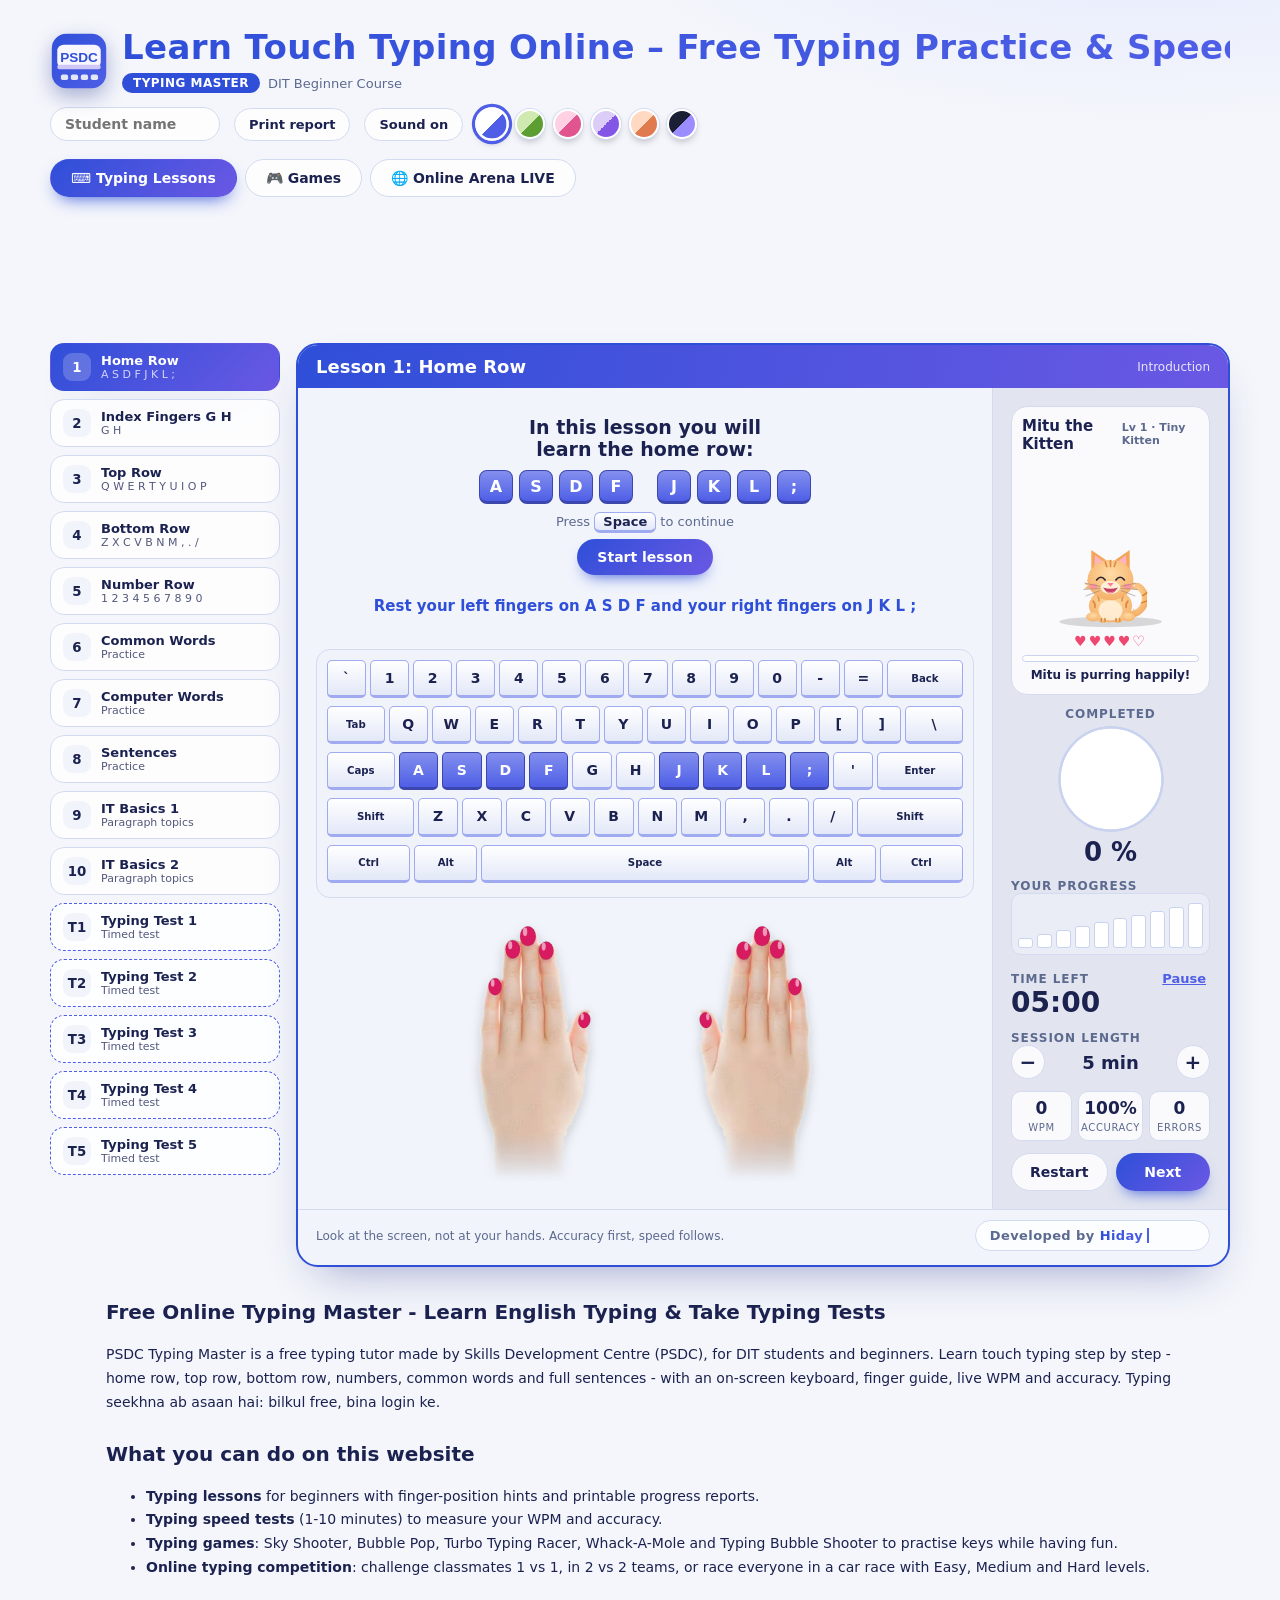
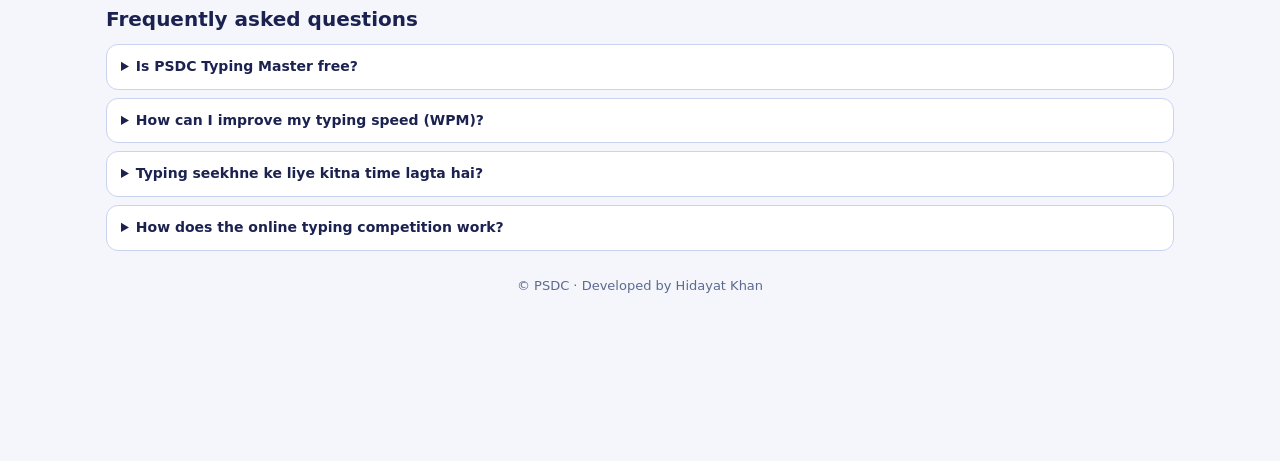
<file: index.html>
<!doctype html>
<html lang="en">
<head>
<meta charset="utf-8">
<meta name="viewport" content="width=device-width,initial-scale=1,viewport-fit=cover">
<title>Free Typing Practice, Tests & Typing Tutor Software &amp; Multiplayer Typing Race | PSDC</title>
<meta name="description" content="Learn touch typing with free online lessons, daily practice and a WPM speed test. Track your accuracy and improve your typing speed step by step. PSDC">
<meta name="keywords" content="typing master, free typing test, typing speed test, online typing practice, learn typing, typing lessons, WPM test, typing game, typing race, typing competition, DIT typing, PSDC, typing seekhein, urdu typing tutor">
<meta name="author" content="Skills Development Centre (PSDC)">
<meta name="robots" content="index,follow,max-image-preview:large,max-snippet:-1">
<link rel="canonical" href="https://clickboxpk.github.io/typingmaster/">
<meta name="theme-color" content="#2f4fd8">
<meta property="og:type" content="website">
<meta property="og:site_name" content="PSDC Typing Master">
<meta property="og:title" content="PSDC Typing Master - Free Typing Test, Lessons &amp; Online Typing Race">
<meta property="og:description" content="Practise typing, test your WPM and challenge friends in a live typing or car race.">
<meta property="og:url" content="https://clickboxpk.github.io/typingmaster/">
<meta property="og:image" content="https://clickboxpk.github.io/typingmaster/assets/og-image.png">
<meta name="twitter:card" content="summary_large_image">
<meta name="twitter:title" content="PSDC Typing Master - Free Typing Test &amp; Online Typing Race">
<meta name="twitter:description" content="Practise typing, test your WPM and challenge friends in a live typing or car race.">
<meta name="twitter:image" content="https://clickboxpk.github.io/typingmaster/assets/og-image.png">
<link rel="icon" href="assets/favicon.svg" type="image/svg+xml">
<link rel="manifest" href="manifest.webmanifest">
<link rel="preload" href="css/style.css" as="style">
<link rel="stylesheet" href="css/style.css">
<link rel="stylesheet" href="css/arena.css">
<style>[hidden]{display:none !important}</style>
<style>
.xview{margin:0 auto;max-width:1100px}
.xview .ghud{display:flex;align-items:center;gap:8px;margin-bottom:8px}
.xview iframe{display:block;width:100%;height:calc(100vh - 170px);min-height:520px;border:0;border-radius:16px;background:#050d24;box-shadow:0 6px 24px rgba(0,0,0,.25)}
</style>

<script type="application/ld+json">{"@context":"https://schema.org","@graph":[
{"@type":"WebApplication","name":"PSDC Typing Master","url":"https://clickboxpk.github.io/typingmaster/","applicationCategory":"EducationalApplication","operatingSystem":"Any (Web browser)","inLanguage":["en","ur"],"description":"Free online typing tutor, typing speed test, typing games and multiplayer typing competition for DIT students.","offers":{"@type":"Offer","price":"0","priceCurrency":"PKR"},"creator":{"@type":"Organization","name":"Skills Development Centre, PSDC"}},
{"@type":"FAQPage","mainEntity":[
{"@type":"Question","name":"Is PSDC Typing Master free?","acceptedAnswer":{"@type":"Answer","text":"Yes. All lessons, tests, games and the online arena are completely free."}},
{"@type":"Question","name":"How can I improve my typing speed (WPM)?","acceptedAnswer":{"@type":"Answer","text":"Keep your fingers on the home row, look at the screen, focus on accuracy first and practise 15-20 minutes daily."}},
{"@type":"Question","name":"How does the online typing competition work?","acceptedAnswer":{"@type":"Answer","text":"Open the Online Arena tab, pick a game style, format and level, then invite online students and race. You can download and share your result image."}}]}]}</script>
</head>
<body>
<noscript><p style="padding:20px">Please enable JavaScript to use PSDC Typing Master (free online typing tutor and typing test).</p></noscript>

<div class="app">
  <header class="brand">
    <svg class="logo" viewBox="0 0 64 64" aria-hidden="true">
      <defs><linearGradient id="lg" x1="0" y1="0" x2="1" y2="1"><stop offset="0" style="stop-color:var(--h1a)"/><stop offset="1" style="stop-color:var(--h1b)"/></linearGradient></defs>
      <rect x="2" y="2" width="60" height="60" rx="16" fill="url(#lg)"/>
      <rect x="8" y="14" width="48" height="26" rx="7" fill="#f8f6ff"/>
      <rect x="8" y="36" width="48" height="5" rx="2.5" fill="#cfc8f7"/>
      <text x="32" y="33" text-anchor="middle" font-family="Tahoma, Verdana, sans-serif" font-weight="800" font-size="15" style="fill:var(--frame)">PSDC</text>
      <rect x="12" y="47" width="8" height="6" rx="2" fill="#fff" opacity=".85"/><rect x="23" y="47" width="8" height="6" rx="2" fill="#fff" opacity=".85"/><rect x="34" y="47" width="8" height="6" rx="2" fill="#fff" opacity=".85"/><rect x="45" y="47" width="8" height="6" rx="2" fill="#fff" opacity=".85"/>
    </svg>
    <div class="brand-text">
      <h1>Learn Touch Typing Online – Free Typing Practice & Speed Test</h1>
      <p class="sub"><span class="badge">Typing Master</span><span>DIT Beginner Course</span></p>
    </div>
    <input class="nameIn" id="stuName" type="text" placeholder="Student name" maxlength="40" aria-label="Student name">
    <button class="ghost" id="rep" type="button">Print report</button>
    <button class="ghost" id="snd" type="button" aria-pressed="true">Sound on</button>
    <div class="themes" id="themes" role="group" aria-label="Colour theme"></div>
  </header>
  <div class="tabs" role="tablist"><button class="tab on" data-tab="lessons" type="button">⌨️ Typing Lessons</button><button class="tab" data-tab="games" type="button">🎮 Games</button><button class="tab" data-tab="online" type="button">🌐 Online Arena <span class="new">LIVE</span></button></div>
  <div class="ad-slot" data-ad="top" aria-label="Advertisement"></div>

  <div class="layout">
    <nav class="lessons" id="lessons" aria-label="Lessons"></nav>

    <section class="window" id="win">
      <div class="titlebar"><span class="tt" id="tTitle">Studying</span><span class="ts" id="tSub"></span></div>
      <div class="work">
        <div class="main">
          <div class="prompt" id="prompt"></div>
          <div class="fl" id="fl"></div>
          <div class="kb" id="kb" aria-hidden="true"></div>
          <svg id="hands" viewBox="0 0 640 290" aria-hidden="true"></svg>
        </div>
        <aside class="side">
<div class="pet" id="pet"><div class="pet-top"><b>Mitu the Kitten</b><span id="petLv"></span></div>
<div class="pet-stage"><svg id="cat" viewBox="0 0 200 190" data-m="happy" aria-hidden="true">
<defs><radialGradient id="fg" cx=".5" cy=".35" r=".8"><stop offset="0" stop-color="#ffdca6"/><stop offset="1" stop-color="#f2a65a"/></radialGradient>
<filter id="fz" x="-10%" y="-10%" width="120%" height="120%"><feTurbulence type="fractalNoise" baseFrequency=".9" numOctaves="2" seed="3" result="n"/><feDisplacementMap in="SourceGraphic" in2="n" scale="4"/></filter></defs>
<ellipse cx="100" cy="184" rx="58" ry="6" fill="rgba(0,0,0,.14)"/>
<g id="catg"><g id="jumpg"><g class="breath">
<g class="tail"><path d="M140 168 C178 165 186 122 160 106" fill="none" stroke="url(#fg)" stroke-width="15" stroke-linecap="round" filter="url(#fz)"/><path d="M168 142 l10 -4 M170 126 l9 -6" stroke="#d9822b" stroke-width="3" stroke-linecap="round"/></g>
<g filter="url(#fz)" fill="url(#fg)"><ellipse cx="100" cy="148" rx="47" ry="36"/><ellipse cx="62" cy="172" rx="15" ry="10"/><ellipse cx="138" cy="172" rx="15" ry="10"/><ellipse cx="84" cy="176" rx="12" ry="9"/><ellipse cx="116" cy="176" rx="12" ry="9"/></g>
<ellipse cx="100" cy="158" rx="26" ry="22" fill="#fff0d8" opacity=".9"/>
<path d="M62 138q6 6 4 14M138 138q-6 6-4 14M72 128q4 4 3 9M128 128q-4 4-3 9M80 176v6M88 176v6M112 176v6M120 176v6" stroke="#dd8a40" stroke-width="3.5" stroke-linecap="round" fill="none"/>
<g class="headS"><g id="headB">
<g class="earL"><polygon points="64,84 64,44 96,66" fill="#f2a65a"/><polygon points="70,76 71,54 87,66" fill="#ffb3c1"/></g>
<g class="earR"><polygon points="136,84 136,44 104,66" fill="#f2a65a"/><polygon points="130,76 129,54 113,66" fill="#ffb3c1"/></g>
<g filter="url(#fz)" fill="url(#fg)"><ellipse cx="100" cy="100" rx="43" ry="38"/><path d="M60 104l-9 3 7 4-7 5 10 1zM140 104l9 3-7 4 7 5-10 1z"/></g>
<path d="M100 64v11M90 66l3 9M110 66l-3 9" stroke="#dd8a40" stroke-width="3" stroke-linecap="round"/>
<ellipse cx="100" cy="114" rx="18" ry="12" fill="#fff0d8"/>
<ellipse class="blush" cx="68" cy="112" rx="8" ry="5" fill="#ff8fa3"/><ellipse class="blush" cx="132" cy="112" rx="8" ry="5" fill="#ff8fa3"/>
<g class="ev e-open"><g class="blink"><ellipse cx="82" cy="98" rx="8" ry="9.5" fill="#2a2233"/><ellipse cx="118" cy="98" rx="8" ry="9.5" fill="#2a2233"/><circle cx="85" cy="94" r="3" fill="#fff"/><circle cx="121" cy="94" r="3" fill="#fff"/><circle cx="79" cy="102" r="1.6" fill="#fff"/><circle cx="115" cy="102" r="1.6" fill="#fff"/></g></g>
<g class="ev e-happy" fill="none" stroke="#2a2233" stroke-width="3.2" stroke-linecap="round"><path d="M74 100q8-10 16 0"/><path d="M110 100q8-10 16 0"/></g>
<g class="ev e-closed" fill="none" stroke="#2a2233" stroke-width="3.2" stroke-linecap="round"><path d="M74 98q8 8 16 0"/><path d="M110 98q8 8 16 0"/></g>
<g class="ev brow" stroke="#7a4a1e" stroke-width="3" stroke-linecap="round"><path d="M72 88L92 80"/><path d="M128 88L108 80"/></g>
<path d="M94 106h12l-6 7z" fill="#ff7f9a"/>
<g class="ev mo-happy"><path d="M86 114q14 22 28 0q-14 5-28 0z" fill="#c43d63"/><path d="M93 121q7 7 14 0q-7 3-14 0z" fill="#ff8fa8"/></g>
<path class="ev mo-neutral" d="M92 117q4 4 8 0q4 4 8 0" fill="none" stroke="#7a3b4a" stroke-width="2.4" stroke-linecap="round"/>
<path class="ev mo-sad" d="M90 124q10-9 20 0" fill="none" stroke="#7a3b4a" stroke-width="2.6" stroke-linecap="round"/>
<ellipse class="ev mo-cry" cx="100" cy="123" rx="7" ry="9" fill="#8a2b45"/>
<ellipse class="tear t1" cx="78" cy="108" rx="3" ry="4.5"/><ellipse class="tear t2" cx="86" cy="108" rx="2.6" ry="4"/><ellipse class="tear t3" cx="122" cy="108" rx="3" ry="4.5"/><ellipse class="tear t4" cx="114" cy="108" rx="2.6" ry="4"/>
<g stroke="#8b7a72" stroke-width="1.4" stroke-linecap="round" opacity=".7"><path d="M80 112L52 106M80 116L50 118M80 120L54 130M120 112L148 106M120 116L150 118M120 120L146 130"/></g>
</g></g></g></g></g>
<text class="zz" x="140" y="70" font-size="16" font-weight="800" fill="#7c8cff">Z</text><text class="zz z2" x="152" y="56" font-size="12" font-weight="800" fill="#7c8cff">z</text>
</svg><div class="petfx" id="petfx"></div></div>
<div class="pet-hearts" id="petHearts"></div><div class="pet-bar"><i id="petXp"></i></div><div class="pet-say" id="petSay"></div></div>
          <div class="pie">
            <h3>Completed</h3>
            <svg viewBox="0 0 100 100" aria-hidden="true">
              <circle cx="50" cy="50" r="46" fill="var(--tile)" stroke="var(--tile-line)" stroke-width="2"/>
              <circle id="pieArc" cx="50" cy="50" r="23" fill="none" stroke="var(--frame-2)" stroke-width="46" stroke-dasharray="0 145" transform="rotate(-90 50 50)"/>
              <circle cx="50" cy="50" r="46" fill="none" stroke="var(--tile-line)" stroke-width="2"/>
            </svg>
            <div class="pct" id="pct">0 %</div>
          </div>
          <div>
            <h3>Your progress</h3>
            <div class="bars" id="bars"></div>
          </div>
          <div class="time">
            <div><h3 id="tlabel">Time left</h3><b id="time">05:00</b></div>
            <button class="linkbtn" id="pause" type="button">Pause</button>
          </div>
          <div id="durbox"><h3>Session length</h3><div class="stp"><button type="button" id="dm" aria-label="Decrease minutes">−</button><b id="dv">5 min</b><button type="button" id="dp" aria-label="Increase minutes">+</button></div></div>
          <div class="mini">
            <div><b id="wpm">0</b><span>WPM</span></div>
            <div><b id="acc">100%</b><span>Accuracy</span></div>
            <div><b id="err">0</b><span>Errors</span></div>
          </div>
          <div class="actions">
            <button class="btn alt" id="restart" type="button">Restart</button>
            <button class="btn" id="next" type="button">Next</button>
          </div>
        </aside>
      </div>
      <div class="wfoot">
        <span class="tip">Look at the screen, not at your hands. Accuracy first, speed follows.</span>
        <div class="credit" aria-label="Developed by Hidayat Khan"><span class="pre" id="credPre" aria-hidden="true"></span><span class="nm" id="credNm" aria-hidden="true"></span><span class="caret" aria-hidden="true"></span></div>
      </div>
      <div class="modal" id="modal" hidden></div>
      <div class="toast" id="toast" hidden></div>
    </section>
  </div>
<section id="gamesHub" hidden>
 <div class="hubhead"><h2>🎮 Typing Games</h2><p>Khel khel me typing seekho! Game chuno aur shuru karo. <small>(Keyboard: <kbd>1</kbd> Sky Shooter · <kbd>2</kbd> Bubble Pop · <kbd>3</kbd> Turbo Racer · <kbd>4</kbd> Whack-A-Mole · <kbd>5</kbd> Bubble Shooter)</small></p></div>
 <div class="hubgrid">
  <button type="button" class="gcard" data-game="shoot" aria-label="Play Sky Shooter">
   <svg class="art" viewBox="0 0 300 160" preserveAspectRatio="xMidYMid slice" aria-hidden="true">
    <defs><linearGradient id="hs1" x1="0" y1="0" x2="0" y2="1"><stop offset="0" stop-color="#070421"/><stop offset=".6" stop-color="#1a0f5a"/><stop offset="1" stop-color="#3a1580"/></linearGradient><radialGradient id="hs2"><stop offset="0" stop-color="#fff" stop-opacity=".55"/><stop offset="1" stop-color="#8b7bff" stop-opacity=".25"/></radialGradient><linearGradient id="hs3" x1="0" y1="0" x2="0" y2="1"><stop offset="0" stop-color="#fff"/><stop offset="1" stop-color="#7d90f5"/></linearGradient></defs>
    <rect width="300" height="160" fill="url(#hs1)"/>
    <g fill="#fff" opacity=".8"><circle cx="20" cy="18" r="1.2"/><circle cx="70" cy="40" r="1"/><circle cx="130" cy="12" r="1.4"/><circle cx="210" cy="30" r="1"/><circle cx="270" cy="14" r="1.3"/><circle cx="250" cy="70" r="1"/><circle cx="40" cy="80" r="1.1"/></g>
    <g font-family="Tahoma,sans-serif" font-weight="800" font-size="18" text-anchor="middle" fill="#fff">
     <g class="fl1"><circle cx="70" cy="48" r="19" fill="url(#hs2)" stroke="#7cf0ff" stroke-width="2"/><text x="70" y="55">A</text></g>
     <g class="fl2"><circle cx="150" cy="30" r="19" fill="url(#hs2)" stroke="#ff7ad9" stroke-width="2"/><text x="150" y="37">S</text></g>
     <g class="fl3"><circle cx="232" cy="52" r="19" fill="url(#hs2)" stroke="#ffd54a" stroke-width="2.5"/><text x="232" y="59">K</text></g>
    </g>
    <line class="lz" x1="150" y1="118" x2="150" y2="52" stroke="#7cf0ff" stroke-width="3" stroke-linecap="round" stroke-dasharray="10 20"/>
    <path d="M150 112 L158 136 L174 142 L174 148 L160 144 L150 146 L140 144 L126 148 L126 142 L142 136 Z" fill="url(#hs3)" stroke="#7cf0ff" stroke-width="1.5"/><ellipse cx="150" cy="128" rx="3.4" ry="8" fill="#1e7ad8"/>
    <path d="M144 146 Q150 162 156 146Z" fill="#7cf0ff" opacity=".8"/>
   </svg>
   <span class="gb"><h3>🚀 Sky Shooter <span class="new">NEW</span></h3>
    <p>Aasman se letters aur words ke bubbles girte hain. Type karo, jahaz laser chalaye ga aur bubble phat jaye ga!</p>
    <span class="tags"><span>Letters</span><span>Words</span><span>Power-ups</span><span>Combo</span></span>
    <span class="play">▶ Play</span></span>
  </button>
  <button type="button" class="gcard" data-game="bubble" aria-label="Play Bubble Pop">
   <svg class="art" viewBox="0 0 300 160" preserveAspectRatio="xMidYMid slice" aria-hidden="true">
    <defs><radialGradient id="hb0" cx=".2" cy="0" r="1.2"><stop offset="0" stop-color="#3a2f9a"/><stop offset=".5" stop-color="#1c1f5c"/><stop offset="1" stop-color="#0c1030"/></radialGradient></defs>
    <rect width="300" height="160" fill="url(#hb0)"/>
    <g font-family="Tahoma,sans-serif" font-weight="800" font-size="17" text-anchor="middle" fill="#fff">
     <g class="fl1"><circle cx="60" cy="90" r="21" fill="rgba(255,95,162,.3)" stroke="#ff9fcb" stroke-width="2"/><text x="60" y="96">B</text></g>
     <g class="fl2"><circle cx="130" cy="60" r="24" fill="rgba(76,214,138,.28)" stroke="#8ff0bd" stroke-width="2"/><text x="130" y="66">U</text></g>
     <g class="fl3"><circle cx="198" cy="100" r="20" fill="rgba(74,168,255,.3)" stroke="#9fd0ff" stroke-width="2"/><text x="198" y="106">P</text></g>
    </g>
    <text x="250" y="50" font-size="30" text-anchor="middle">😊</text><text x="262" y="132" font-size="26" text-anchor="middle">😭</text>
   </svg>
   <span class="gb"><h3>🫧 Bubble Pop</h3>
    <p>Bubble ke andar ka letter type karo. Bubble upar nikal gaya to Mitu rota hai aur tears jar me bharte hain!</p>
    <span class="tags"><span>Letters</span><span>Levels</span><span>Beginner</span></span>
    <span class="play">▶ Play</span></span>
  </button>
  <button type="button" class="gcard" data-game="race" aria-label="Play Turbo Typing Racer">
   <svg class="art" viewBox="0 0 300 160" preserveAspectRatio="xMidYMid slice" aria-hidden="true">
    <defs><linearGradient id="hr1" x1="0" y1="0" x2="0" y2="1"><stop offset="0" stop-color="#ff9a5c"/><stop offset=".55" stop-color="#ffd9a0"/><stop offset=".56" stop-color="#2fa047"/><stop offset="1" stop-color="#1f7a35"/></linearGradient><linearGradient id="hr2" x1="0" y1="0" x2="0" y2="1"><stop offset="0" stop-color="#e53b4c"/><stop offset="1" stop-color="#8a1020"/></linearGradient></defs>
    <rect width="300" height="160" fill="url(#hr1)"/>
    <path d="M0 88 L50 52 L90 80 L140 40 L190 82 L240 50 L300 86 L300 90 L0 90Z" fill="#8a5a8a" opacity=".8"/>
    <circle cx="232" cy="34" r="20" fill="#fff3a6" opacity=".9"/>
    <path d="M128 88 L172 88 L270 160 L30 160Z" fill="#4c5058"/>
    <path d="M128 88 L172 88 L176 92 L124 92Z" fill="#fff"/>
    <g stroke="#fff" stroke-width="3" stroke-dasharray="10 12"><path class="lz" d="M150 92 L150 160"/></g>
    <g class="fl2"><rect x="128" y="104" width="22" height="13" rx="4" fill="#3a8dff"/><rect x="132" y="100" width="14" height="8" rx="3" fill="#1b4fa8"/></g>
    <g class="fl1"><rect x="150" y="122" width="52" height="28" rx="8" fill="url(#hr2)"/><path d="M160 122 L166 110 L186 110 L192 122Z" fill="#c2283a"/><path d="M164 121 L168 112 L184 112 L188 121Z" fill="#14305a"/><rect x="154" y="132" width="10" height="6" rx="2" fill="#ff7a8a"/><rect x="188" y="132" width="10" height="6" rx="2" fill="#ff7a8a"/><rect x="156" y="146" width="12" height="10" rx="3" fill="#111"/><rect x="184" y="146" width="12" height="10" rx="3" fill="#111"/></g>
    <text x="44" y="136" font-size="26">🌲</text><text x="252" y="120" font-size="24">🌴</text><text x="256" y="150" font-size="20">🙌</text>
   </svg>
   <span class="gb"><h3>🏎️ Turbo Typing Racer <span class="new">NEW</span></h3>
    <p>8 levels, 8 cars, 8 duniyaen! Jitni tez typing, utni tez gaari. Galat key par gaari slow ya pahaar par reverse ho jati hai.</p>
    <span class="tags"><span>8 Levels</span><span>Snow</span><span>Jungle</span><span>Mountains</span></span>
    <span class="play">▶ Play</span></span>
  </button>
  <button type="button" class="gcard" data-xgame="whack" aria-label="Play Whack-A-Mole">
   <svg class="art" viewBox="0 0 300 160" preserveAspectRatio="xMidYMid slice" aria-hidden="true">
    <defs><linearGradient id="hw1" x1="0" y1="0" x2="0" y2="1"><stop offset="0" stop-color="#6cc8ff"/><stop offset=".45" stop-color="#c9f1ff"/><stop offset=".46" stop-color="#8be05a"/><stop offset="1" stop-color="#3da838"/></linearGradient></defs>
    <rect width="300" height="160" fill="url(#hw1)"/>
    <g fill="#2a1507"><ellipse cx="70" cy="130" rx="34" ry="12"/><ellipse cx="150" cy="130" rx="34" ry="12"/><ellipse cx="230" cy="130" rx="34" ry="12"/></g>
    <g class="fl2"><ellipse cx="150" cy="104" rx="22" ry="24" fill="#8a5a3a"/><circle cx="141" cy="98" r="3.5" fill="#111"/><circle cx="159" cy="98" r="3.5" fill="#111"/><ellipse cx="150" cy="110" rx="6" ry="4.5" fill="#ff8aa0"/></g>
    <g class="fl1"><ellipse cx="70" cy="108" rx="20" ry="22" fill="#e8b923"/><circle cx="63" cy="102" r="3" fill="#111"/><circle cx="77" cy="102" r="3" fill="#111"/><ellipse cx="70" cy="113" rx="5" ry="4" fill="#ff8aa0"/></g>
    <text x="232" y="86" font-size="34" text-anchor="middle">🔨</text>
    <g fill="#2a1507"><ellipse cx="70" cy="132" rx="34" ry="6" opacity=".0"/></g>
   </svg>
   <span class="gb"><h3>🔨 Whack-A-Mole <span class="new">NEW</span></h3>
    <p>Mole holes se bahar aate hain, jaldi se hathoda maro! Golden mole ke zyada points, bomb se bacho. Tez nazar, tez hath!</p>
    <span class="tags"><span>Reflex</span><span>3 Levels</span><span>Combo</span><span>60 sec</span></span>
    <span class="play">▶ Play</span></span>
  </button>
  <button type="button" class="gcard" data-xgame="bshoot" aria-label="Play Typing Bubble Shooter">
   <svg class="art" viewBox="0 0 300 160" preserveAspectRatio="xMidYMid slice" aria-hidden="true">
    <defs><linearGradient id="hx1" x1="0" y1="0" x2="0" y2="1"><stop offset="0" stop-color="#050d24"/><stop offset="1" stop-color="#10285a"/></linearGradient></defs>
    <rect width="300" height="160" fill="url(#hx1)"/>
    <g font-family="Tahoma,sans-serif" font-weight="800" font-size="13" text-anchor="middle" fill="#fff">
     <g class="fl1"><circle cx="60" cy="50" r="26" fill="rgba(0,229,255,.22)" stroke="#00e5ff" stroke-width="2"/><text x="60" y="55">TYPE</text></g>
     <g class="fl2"><circle cx="150" cy="40" r="24" fill="rgba(124,255,178,.22)" stroke="#7cffb2" stroke-width="2"/><text x="150" y="45">FAST</text></g>
     <g class="fl3"><circle cx="238" cy="58" r="26" fill="rgba(255,84,112,.22)" stroke="#ff5470" stroke-width="2"/><text x="238" y="63">POP</text></g>
    </g>
    <line class="lz" x1="150" y1="118" x2="150" y2="70" stroke="#00e5ff" stroke-width="3" stroke-linecap="round" stroke-dasharray="10 14"/>
    <path d="M150 116 L160 142 L150 138 L140 142 Z" fill="#7cf0ff" stroke="#00e5ff" stroke-width="1.5"/>
   </svg>
   <span class="gb"><h3>🎯 Typing Bubble Shooter <span class="new">NEW</span></h3>
    <p>Bubble ke andar ka poora word type karo aur Enter dabao, shooter bubble ko ura dega! Backspace se ghalti theek karo.</p>
    <span class="tags"><span>Words</span><span>Accuracy</span><span>Levels</span><span>Beginner</span></span>
    <span class="play">▶ Play</span></span>
  </button>
  <div class="gcard soon"><b>🧩</b><span>More games coming soon</span><small>Naye typing games jaldi aa rahe hain</small></div>
 </div>
</section>
<section id="shootView" hidden>
<div class="ghud"><button type="button" class="ghost backbtn" data-back>← All Games</button><div class="gst"><b id="sSc">0</b><span>Score</span></div><div class="gst"><b id="sCo">0</b><span>Combo</span></div><div class="gst"><b id="sLv">1</b><span>Level</span></div><div class="gst"><b id="sBe">0</b><span>Best</span></div><div class="gst"><b id="sAc">100%</b><span>Accuracy</span></div><div class="gst"><b id="sLi" aria-label="Lives">❤️❤️❤️</b><span>Lives</span></div></div>
<div class="sarena"><canvas id="sCv"></canvas><div class="gban" id="sBan"></div><div id="sOv"></div></div>
<div class="gtip">Bubble ka letter / word type karo · Esc = pause · Bubble zameen tak pohncha to life gayi! ⭐ 💣 ❄️ ❤️ special bubbles pakro.</div></section>
<section id="raceView" hidden>
<div class="ghud"><button type="button" class="ghost backbtn" data-back>← All Games</button><div class="gst"><b id="rLv">1</b><span>Level</span></div><div class="gst"><b id="rPo">6th/6</b><span>Position</span></div><div class="gst"><b id="rWp">0</b><span>WPM</span></div><div class="gst"><b id="rTg">8</b><span>Target WPM</span></div><div class="gst"><b id="rAc">100%</b><span>Accuracy</span></div><div class="gst"><b id="rKm">0</b><span>km/h</span></div><div class="gst"><b id="rCo">0</b><span>Streak</span></div></div>
<div class="rarena"><canvas id="rCv"></canvas><div class="gban" id="rBan"></div><div class="rcrew" id="rCrew"></div><div id="rOv"></div></div>
<div class="rtype"><div class="rtext" id="rText" aria-label="Text to type"></div><div class="rmeta"><span>⌨️ Jo likha hai wahi type karo — sahi key = speed, galat key = slow/reverse</span><span>🏆 Top 3 = next level unlock</span></div></div>
<div class="gtip">Esc = pause · Sahi typing se gaari tez hoti hai · 10 sahi keys = 🔥 Nitro · Pahaari levels par galat key = reverse!</div></section>
<section id="gameView" hidden>
<div class="ghud"><button type="button" class="ghost backbtn" data-back>← All Games</button><div class="gst"><b id="gSc">0</b><span>Score</span></div><div class="gst"><b id="gCo">0</b><span>Streak</span></div><div class="gst"><b id="gLv">1</b><span>Level</span></div><div class="gst"><b id="gBe">0</b><span>Best</span></div>
<div class="gcomp"><span>😊❤️ <b id="gGn">0</b></span><div class="bar"><i id="gGood"></i><i id="gTear"></i></div><span><b id="gTn">0</b> 😭💧</span></div></div>
<div class="garena"><canvas id="gCv"></canvas><div class="gban" id="gBan"></div><div id="gOv"></div></div>
<div class="gtip">Bubble ka letter type karo · Esc = pause · Jo bubble upar nikal gaya, us se tears jar me bharte hain!</div></section>
<section id="whackView" class="xview" hidden>
<div class="ghud"><button type="button" class="ghost backbtn" data-xback>← All Games</button><span class="gtip" style="margin:0">Mole par click / tap karo · P ya Esc = pause</span></div>
<iframe title="Whack-A-Mole" loading="lazy" allow="autoplay" src="about:blank"></iframe></section>
<section id="bshootView" class="xview" hidden>
<div class="ghud"><button type="button" class="ghost backbtn" data-xback>← All Games</button><span class="gtip" style="margin:0">Word type karo · Enter = shoot · Esc = pause</span></div>
<iframe title="Typing Bubble Shooter" loading="lazy" allow="autoplay" src="about:blank"></iframe></section>
<section id="onlineView" hidden aria-label="Online typing competition"></section>
</div>
<input id="cap" type="text" autocomplete="off" autocapitalize="none" autocorrect="off" spellcheck="false" aria-label="Typing input">
<div id="fx"></div>
<div id="sheet"></div>

<main class="seo-info" id="about">
<h2>Free Online Typing Master - Learn English Typing &amp; Take Typing Tests</h2>
<p>PSDC Typing Master is a free typing tutor made by Skills Development Centre (PSDC),  for DIT students and beginners. Learn touch typing step by step - home row, top row, bottom row, numbers, common words and full sentences - with an on-screen keyboard, finger guide, live WPM and accuracy. Typing seekhna ab asaan hai: bilkul free, bina login ke.</p>
<h2>What you can do on this website</h2>
<ul>
<li><strong>Typing lessons</strong> for beginners with finger-position hints and printable progress reports.</li>
<li><strong>Typing speed tests</strong> (1-10 minutes) to measure your WPM and accuracy.</li>
<li><strong>Typing games</strong>: Sky Shooter, Bubble Pop, Turbo Typing Racer, Whack-A-Mole and Typing Bubble Shooter to practise keys while having fun.</li>
<li><strong>Online typing competition</strong>: challenge classmates 1 vs 1, in 2 vs 2 teams, or race everyone in a car race with Easy, Medium and Hard levels.</li>
</ul>
<h2>Frequently asked questions</h2>
<details><summary>Is PSDC Typing Master free?</summary><p>Yes. All lessons, tests, games and the online arena are completely free to use.</p></details>
<details><summary>How can I improve my typing speed (WPM)?</summary><p>Keep your fingers on the home row, look at the screen and not the keys, focus on accuracy first and practise for 15-20 minutes every day. Speed follows accuracy.</p></details>
<details><summary>Typing seekhne ke liye kitna time lagta hai?</summary><p>Rozana 20-30 minute practice se aam taur par 4 se 8 hafton me achi speed aa jati hai.</p></details>
<details><summary>How does the online typing competition work?</summary><p>Open the Online Arena tab, enter your name, pick a game style (simple typing or car race), format (1v1, 2v2 or free for all) and level, then invite online students. When the race ends you can download a result image and share it on social media.</p></details>
<footer>&copy; PSDC &middot; Developed by Hidayat Khan</footer>
</main>
<div class="ad-slot" data-ad="bottom" aria-label="Advertisement"></div>

<script src="js/config.js" defer></script>
<script src="js/app.js" defer></script>
<script src="js/multiplayer.js" defer></script>
<script src="js/ads.js" defer></script>
<script src="js/games-extra.js" defer></script>
</body>
</html>
</file>
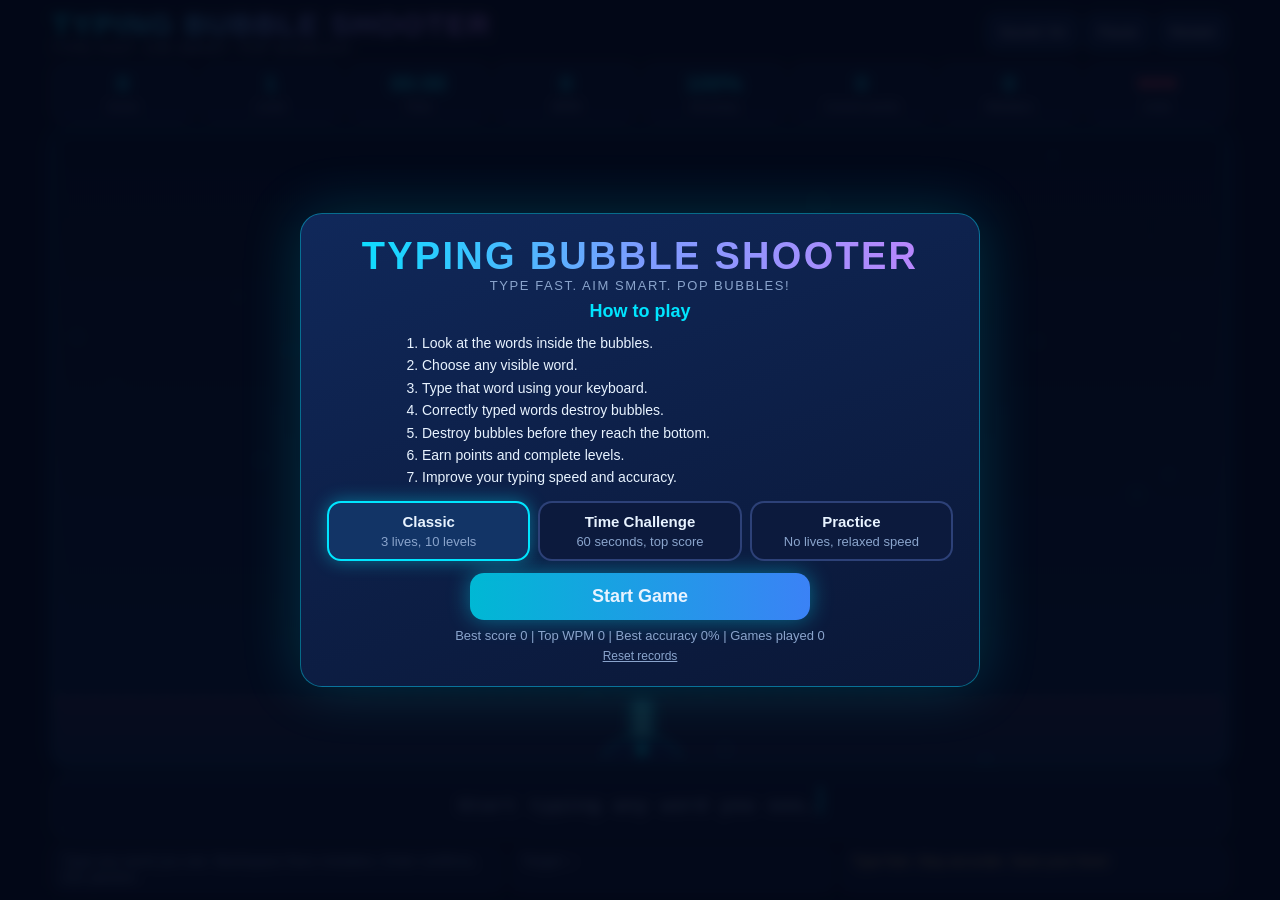
<file: assets/typing-bubble-shooter.html>
<!DOCTYPE html>
<html lang="en">
<head>
<meta charset="UTF-8">
<meta name="viewport" content="width=device-width, initial-scale=1">
<title>Typing Bubble Shooter</title>
<style>
:root{--bg:#050d24;--panel:#0c1a3d;--panel2:#10244f;--cy:#00e5ff;--gr:#7cffb2;--rd:#ff5470;--tx:#e8f3ff;--mu:#8aa4cc;color-scheme:dark}
*{box-sizing:border-box;margin:0;padding:0}
html,body{height:100%;background:var(--bg);color:var(--tx);font-family:"Trebuchet MS","Segoe UI",Verdana,sans-serif;overflow:hidden}
button{font:inherit;color:inherit;cursor:pointer;border:0}
#app{height:100%;display:flex;flex-direction:column;gap:8px;padding:8px 12px;max-width:1200px;margin:0 auto}
header{display:flex;align-items:center;justify-content:space-between;gap:10px;flex-wrap:wrap}
h1{font-size:clamp(18px,3.2vw,30px);letter-spacing:.06em;background:linear-gradient(90deg,var(--cy),#7c9cff,#c084fc);-webkit-background-clip:text;background-clip:text;color:transparent;line-height:1.1}
.sub{font-size:clamp(10px,1.5vw,13px);color:var(--mu);letter-spacing:.12em}
.btns{display:flex;gap:6px}
.ib{background:var(--panel2);border:1px solid rgba(0,229,255,.3);border-radius:10px;padding:8px 12px;font-size:14px;transition:.15s;min-height:38px}
.ib:hover,.ib:focus-visible{background:#17346e;box-shadow:0 0 12px rgba(0,229,255,.4);outline:0}
#stats{display:grid;grid-template-columns:repeat(8,1fr);gap:6px}
.st{background:var(--panel);border:1px solid rgba(124,156,255,.25);border-radius:12px;padding:6px 4px;text-align:center;min-width:0}
.st b{display:block;font-size:clamp(14px,2.2vw,22px);color:var(--cy);white-space:nowrap}
.st span{font-size:clamp(9px,1.3vw,12px);color:var(--mu)}
#stage{position:relative;flex:1;min-height:0;border-radius:16px;overflow:hidden;border:2px solid rgba(0,229,255,.35);box-shadow:0 0 30px rgba(0,229,255,.12) inset,0 0 24px rgba(0,100,255,.2)}
#cv{position:absolute;inset:0;display:block}
#typing{background:var(--panel);border:1px solid rgba(0,229,255,.35);border-radius:14px;padding:8px 14px;text-align:center;transition:.2s}
#tbar{font-size:clamp(20px,4vw,32px);font-weight:700;letter-spacing:.12em;min-height:1.4em;font-family:Consolas,"Courier New",monospace}
#tbar::after{content:"";display:inline-block;width:3px;height:.9em;background:var(--cy);margin-left:4px;vertical-align:-.1em;animation:bl 1s steps(1) infinite}
#tbar em{font-size:.6em;color:var(--mu);font-style:normal;letter-spacing:.02em;font-family:inherit}
.ok{color:var(--gr)}.bad{color:var(--rd)}
#typing.win{box-shadow:0 0 28px var(--gr);border-color:var(--gr)}
#typing.err{animation:sh .25s;border-color:var(--rd)}
@keyframes bl{50%{opacity:0}}
@keyframes sh{25%{transform:translateX(-6px)}75%{transform:translateX(6px)}}
footer{display:grid;grid-template-columns:1.4fr 1fr 1.2fr;gap:8px;font-size:clamp(11px,1.5vw,14px);color:var(--mu)}
footer div{background:var(--panel);border-radius:10px;padding:6px 10px;border:1px solid rgba(124,156,255,.2)}
#tgt{color:var(--tx);font-weight:700;letter-spacing:.08em}
#msg{color:#ffd37a}
.ov{position:fixed;inset:0;display:none;align-items:flex-start;justify-content:center;background:rgba(3,8,22,.86);backdrop-filter:blur(6px);z-index:10;overflow:auto;padding:12px}
.ov.on{display:flex}
.card{margin:auto;width:100%;max-width:680px;background:linear-gradient(160deg,#10285a,#0a1736);border:1px solid rgba(0,229,255,.4);border-radius:22px;padding:22px 26px;box-shadow:0 0 60px rgba(0,229,255,.18);text-align:center;animation:pop .35s}
@keyframes pop{from{transform:scale(.85);opacity:0}}
.card h2{font-size:clamp(22px,4vw,32px);margin-bottom:8px;color:var(--cy)}
.card p{color:var(--mu);margin:6px 0}
.how{text-align:left;margin:10px auto;max-width:480px;font-size:14px;line-height:1.6;padding-left:22px;color:var(--tx)}
.modes{display:grid;grid-template-columns:repeat(3,1fr);gap:8px;margin:12px 0}
.mode{background:var(--panel);border:2px solid rgba(124,156,255,.3);border-radius:14px;padding:10px 6px;font-size:13px;color:var(--mu);transition:.15s}
.mode b{display:block;color:var(--tx);font-size:15px;margin-bottom:4px}
.mode.sel{border-color:var(--cy);box-shadow:0 0 18px rgba(0,229,255,.4);background:#123466}
.big{display:block;width:100%;max-width:340px;margin:8px auto;padding:13px;border-radius:14px;font-size:18px;font-weight:700;background:linear-gradient(90deg,#00b8d4,#3b82f6);box-shadow:0 0 22px rgba(0,229,255,.4);transition:.15s}
.big:hover,.big:focus-visible{transform:scale(1.03);outline:0}
.big.alt{background:var(--panel2);border:1px solid rgba(0,229,255,.4);box-shadow:none;font-size:16px}
.row{display:flex;gap:8px;justify-content:center;flex-wrap:wrap}
.row .big{flex:1;min-width:140px;margin:6px 0}
#mnote{display:none;background:#3a2a10;border:1px solid #ffb84d;color:#ffd9a0;border-radius:10px;padding:8px;font-size:13px;margin:8px 0}
.rec{font-size:13px;color:var(--mu)}
.rep{display:grid;grid-template-columns:repeat(3,1fr);gap:8px;margin:12px 0}
.rep div{background:var(--panel);border-radius:12px;padding:8px 4px}
.rep .v{display:block;font-size:clamp(17px,3vw,24px);font-weight:700;color:var(--cy)}
.rep .l{font-size:12px;color:var(--mu)}
.rate{font-size:26px;font-weight:700;margin:6px 0}
.badge{display:inline-block;background:#ffd37a;color:#3a2600;font-weight:700;border-radius:20px;padding:4px 14px;margin:4px;animation:pop .5s}
.link{background:none;color:var(--mu);text-decoration:underline;font-size:12px;margin-top:6px}
@media(max-width:640px){#stats{grid-template-columns:repeat(4,1fr)}footer{grid-template-columns:1fr}footer div:first-child{display:none}.modes{grid-template-columns:1fr}.rep{grid-template-columns:repeat(2,1fr)}.card{padding:16px}}
@media(max-height:560px){footer div:first-child{display:none}}
@media(prefers-reduced-motion:reduce){*{animation:none!important}}
@media print{
 html,body{overflow:visible;height:auto;background:#fff}
 #app,.ov:not(#over){display:none!important}
 #over{display:block!important;position:static;background:#fff;backdrop-filter:none}
 #over .card{background:#fff;color:#000;border:2px solid #000;box-shadow:none;max-width:none;animation:none}
 #over h2,#over .rep .v{color:#000}#over p,#over .rep .l{color:#333}#over .rep div{background:#f2f2f2}
 #over .btns2{display:none}
}
</style>
</head>
<body>
<div id="app">
 <header>
  <div><h1>TYPING BUBBLE SHOOTER</h1><div class="sub">TYPE FAST. AIM SMART. POP BUBBLES!</div></div>
  <div class="btns">
   <button class="ib" id="bSnd" title="Sound on/off">Sound: On</button>
   <button class="ib" id="bPause" title="Pause (Esc)">Pause</button>
   <button class="ib" id="bRestart" title="Restart">Restart</button>
  </div>
 </header>
 <section id="stats">
  <div class="st"><b id="sScore">0</b><span>Score</span></div>
  <div class="st"><b id="sLevel">1</b><span>Level</span></div>
  <div class="st"><b id="sTime">00:00</b><span id="sTimeL">Time</span></div>
  <div class="st"><b id="sWpm">0</b><span>WPM</span></div>
  <div class="st"><b id="sAcc">100%</b><span>Accuracy</span></div>
  <div class="st"><b id="sWords">0</b><span>Correct words</span></div>
  <div class="st"><b id="sMist">0</b><span>Mistakes</span></div>
  <div class="st"><b id="sLives" style="color:#ff5470">♥♥♥</b><span>Lives</span></div>
 </section>
 <main id="stage"><canvas id="cv"></canvas></main>
 <section id="typing"><div id="tbar"></div></section>
 <footer>
  <div>Type any word you see. Backspace fixes mistakes, Enter confirms, Esc pauses.</div>
  <div>Target: <span id="tgt">-</span></div>
  <div id="msg">Type fast. Stay accurate. Save your lives!</div>
 </footer>
</div>

<div class="ov on" id="start"><div class="card">
 <h1 style="font-size:clamp(24px,5vw,38px)">TYPING BUBBLE SHOOTER</h1>
 <div class="sub" style="margin-bottom:8px">TYPE FAST. AIM SMART. POP BUBBLES!</div>
 <div id="mnote">Typing gameplay needs a physical keyboard. On a phone or tablet, connect one for the full experience.</div>
 <h2 style="font-size:18px;margin-top:8px">How to play</h2>
 <ol class="how">
  <li>Look at the words inside the bubbles.</li>
  <li>Choose any visible word.</li>
  <li>Type that word using your keyboard.</li>
  <li>Correctly typed words destroy bubbles.</li>
  <li>Destroy bubbles before they reach the bottom.</li>
  <li>Earn points and complete levels.</li>
  <li>Improve your typing speed and accuracy.</li>
 </ol>
 <div class="modes">
  <button class="mode sel" data-mode="classic"><b>Classic</b>3 lives, 10 levels</button>
  <button class="mode" data-mode="tc"><b>Time Challenge</b>60 seconds, top score</button>
  <button class="mode" data-mode="practice"><b>Practice</b>No lives, relaxed speed</button>
 </div>
 <button class="big" id="bStart">Start Game</button>
 <div class="rec" id="recLine"></div>
 <button class="link" id="bReset">Reset records</button>
</div></div>

<div class="ov" id="pause"><div class="card">
 <h2>Paused</h2><p>Your time and stats are on hold.</p>
 <button class="big" id="pRes">Resume</button>
 <button class="big alt" id="pRes2">Restart</button>
 <button class="big alt" id="pEnd">End game and see report</button>
 <button class="big alt" id="pMenu">Main menu</button>
</div></div>

<div class="ov" id="lc"><div class="card"><div id="lcBody"></div>
 <div class="row"><button class="big alt" id="lcRep">Replay level</button><button class="big" id="lcNext">Next level</button></div>
</div></div>

<div class="ov" id="over"><div class="card"><div id="overBody"></div>
 <div class="row btns2"><button class="big" id="oAgain">Play again</button><button class="big alt" id="oPrint">Print report</button><button class="big alt" id="oMenu">Main menu</button></div>
</div></div>

<script>
(function(){
"use strict";
const $=id=>document.getElementById(id);
const cv=$("cv"),ctx=cv.getContext("2d");
let W=800,H=500,dpr=1,G=null,mode="classic",state="menu",raf=0,last=0,hudT=0;
const FONT="'Trebuchet MS','Segoe UI',Verdana,sans-serif";
const COLS=["0,229,255","59,130,246","168,85,247","34,197,94","251,146,60","236,72,153"];
const AMB=Array.from({length:36},()=>({x:Math.random(),y:Math.random(),r:2+Math.random()*7,s:.004+Math.random()*.012}));

/* ---------- words & levels ---------- */
const w=s=>s.split(" ");
const p1=w("is it up go we me no so do to at an on or by if in my he be cat dog sun hat run red big sit cup pen map bus box fan hen jam key leg net pig toy zoo");
const p2=w("bird fish book tree moon star rain cake milk frog ship door lamp desk ball hand song blue gold wind snow farm lion jump walk cat sun map pen");
const p3=w("apple chair table house green water bread plant mouse river cloud smile train happy horse light music paper clock beach tiger pizza bird book star lamp");
const p4=w("school garden window orange yellow purple rabbit flower summer pencil monkey animal bridge castle planet rocket market doctor family friend apple chair house");
const p5=w("teacher student kitchen morning holiday journey picture library network balance chicken science weather dolphin diamond blanket country machine garden");
const p6=w("computer keyboard elephant mountain birthday swimming chemical software hospital umbrella treasure vacation festival triangle platform notebook sandwich");
const p8=w("vocabulary adventure dedicated knowledge persistent fascinating spectacular mysterious tremendous curiosity brilliant hypothesis equation gigantic");
const p9=w("architecture responsible temperature imagination environment chocolate experiment community discovery university butterfly population");
const p10=w("extraordinary communication determination technological simultaneous unbelievable achievement mathematics opportunity constitution encyclopedia revolutionary");
const POOLS=[null,p1,p2,p3,p4,p5,p6,[...p4,...p5,...p6],[...p8,...p6],[...p9,...p8],[...p10,...p9,...p8,...p3]];
const SP=[12,15,19,23,27,31,35,39,43,47],MB=[3,3,4,4,5,5,5,6,6,7],IV=[3.5,3.2,2.9,2.7,2.5,2.3,2.1,2,1.9,1.8],TG=[8,10,12,14,16,18,20,22,24,26];
const DANGER=70;
const MSGS=["Great shot!","Keep that rhythm going!","Nice and accurate!","You are on fire!","Smooth typing!","Boom! Another one down!"];

/* ---------- storage ---------- */
const RK="tbs_records_v1",DEF={best:0,wpm:0,acc:0,games:0};
function loadRec(){try{return Object.assign({},DEF,JSON.parse(localStorage.getItem(RK)||"{}"))}catch(e){return Object.assign({},DEF)}}
function saveRec(r){try{localStorage.setItem(RK,JSON.stringify(r))}catch(e){}}
function showRec(){const r=loadRec();$("recLine").textContent="Best score "+r.best+"  |  Top WPM "+r.wpm+"  |  Best accuracy "+r.acc+"%  |  Games played "+r.games}

/* ---------- audio ---------- */
let AC=null,snd=true;
function ac(){if(!AC){try{AC=new(window.AudioContext||window.webkitAudioContext)()}catch(e){AC=null}}if(AC&&AC.state==="suspended")AC.resume();return AC}
function tone(f,d,type,v,f2,delay){if(!snd)return;const a=ac();if(!a)return;try{const o=a.createOscillator(),g=a.createGain(),t=a.currentTime+(delay||0);o.type=type||"sine";o.frequency.setValueAtTime(f,t);if(f2)o.frequency.exponentialRampToValueAtTime(f2,t+d);g.gain.setValueAtTime(v||.1,t);g.gain.exponentialRampToValueAtTime(.001,t+d);o.connect(g);g.connect(a.destination);o.start(t);o.stop(t+d+.02)}catch(e){}}
const S={shoot:()=>tone(900,.15,"square",.05,200),pop:()=>{tone(320,.18,"triangle",.14,60);tone(1200,.08,"sine",.05,1800)},ok:()=>{tone(660,.1,"sine",.1);tone(880,.14,"sine",.1,0,.08)},bad:()=>tone(150,.12,"sawtooth",.06,90),life:()=>tone(200,.4,"sawtooth",.1,70),lvl:()=>[523,659,784,1047].forEach((f,i)=>tone(f,.25,"triangle",.12,0,i*.12)),over:()=>[400,330,260,180].forEach((f,i)=>tone(f,.3,"sawtooth",.08,0,i*.18)),click:()=>tone(520,.06,"square",.04)};

/* ---------- helpers ---------- */
const fmt=s=>{s=Math.max(0,Math.floor(s));return String(Math.floor(s/60)).padStart(2,"0")+":"+String(s%60).padStart(2,"0")};
const alive=()=>G.bubbles.filter(b=>!b.dying);
const valid=s=>G.bubbles.some(b=>!b.dying&&b.w.startsWith(s));
const wpm=()=>G&&G.playTime>1?Math.round(G.ok/5/(G.playTime/60)):0;
const acc=()=>G&&G.keys?Math.round(G.ok/G.keys*100):(G?100:100);
function say(t){$("msg").textContent=t}
function show(id){document.querySelectorAll(".ov").forEach(o=>o.classList.toggle("on",o.id===id))}
function hideAll(){document.querySelectorAll(".ov").forEach(o=>o.classList.remove("on"))}
function level(){return G.level}
function speed(){let s=SP[G.level-1]*H/500;if(G.mode==="practice")s*=.6;return s}

/* ---------- game flow ---------- */
function newGame(){
 G={mode,level:1,score:0,lives:3,bubbles:[],parts:[],floats:[],bullets:[],typed:"",playTime:0,keys:0,ok:0,bad:0,words:0,wrong:0,maxWpm:0,levelsDone:0,spawned:0,spawnT:.8,flash:0,shake:0,recoil:0,angle:-Math.PI/2,angleT:-Math.PI/2,wordBad:false,snap:null};
 startLevel(1);
}
function startLevel(l){
 G.level=l;G.spawned=0;G.bubbles=[];G.bullets=[];G.parts=[];G.floats=[];G.typed="";G.wordBad=false;G.spawnT=.8;G.snap={score:G.score,lives:G.lives};
 updateTyping();hud(true);
}
function begin(){ac();S.click();hideAll();newGame();state="play";say("Type fast. Stay accurate. Save your lives!");run()}
function run(){if(!raf){last=performance.now();raf=requestAnimationFrame(loop)}}
function stop(){if(raf){cancelAnimationFrame(raf);raf=0}}
function pause(){if(state!=="play")return;state="pause";stop();$("bPause").textContent="Resume";show("pause")}
function resume(){if(state!=="pause")return;hideAll();state="play";$("bPause").textContent="Pause";run()}
function toMenu(){stop();state="menu";G=null;$("bPause").textContent="Pause";resetHud();updateTyping();draw();showRec();show("start")}
function loop(t){
 raf=0;if(state!=="play")return;
 const dt=Math.min((t-last)/1000,.05);last=t;
 update(dt);draw();
 hudT+=dt;if(hudT>.1){hudT=0;hud()}
 if(state==="play")raf=requestAnimationFrame(loop);
}

/* ---------- spawning ---------- */
function pickWord(){
 const pool=POOLS[G.level],used=G.bubbles.map(b=>b.w.toLowerCase());
 let c=pool.filter(x=>!used.includes(x));
 if(!c.length||Math.random()<.08)c=pool;
 return c[Math.floor(Math.random()*c.length)].toUpperCase();
}
function spawn(){
 const word=pickWord();let fs=W<520?14:16,r;
 for(;;){ctx.font="700 "+fs+"px "+FONT;r=Math.max(24,ctx.measureText(word).width/2+12);if((r*2<=W*.55||fs<=10))break;fs--}
 const area=G.bubbles.reduce((a,b)=>a+Math.PI*b.r*b.r,0)+Math.PI*r*r;
 if(area>.4*W*(H-DANGER))return false;
 let x,n=0;
 do{x=r+Math.random()*Math.max(1,W-2*r);n++}while(n<25&&G.bubbles.some(b=>Math.hypot(b.x-x,b.y+r)<b.r+r+6));
 G.bubbles.push({w:word,x,y:-r,r,fs,vx:(Math.random()-.5)*22,sp:speed()*(.9+Math.random()*.2),col:COLS[Math.floor(Math.random()*COLS.length)],ph:Math.random()*6.28,dying:false});
 G.spawned++;return true;
}

/* ---------- update ---------- */
function update(dt){
 G.playTime+=dt;
 if(G.mode==="tc"){G.level=Math.min(10,1+Math.floor(G.words/6));if(G.playTime>=60){endGame(false);return}}
 const maxB=Math.max(2,Math.round(MB[G.level-1]*(W<600?.7:1)))+(G.mode==="practice"?0:0);
 G.spawnT-=dt;
 const more=G.mode==="tc"||G.spawned<TG[G.level-1];
 if(more&&G.spawnT<=0&&alive().length<maxB){if(spawn())G.spawnT=IV[G.level-1]*(G.mode==="practice"?1.3:1);else G.spawnT=.3}
 if(more&&!alive().length&&G.spawnT>.4)G.spawnT=.4;
 const sp=speed();
 for(const b of G.bubbles){
  b.y+=b.sp*dt*(sp/(SP[G.level-1]*H/500*(G.mode==="practice"?.6:1)));
  b.x+=(b.vx+Math.sin(G.playTime*1.5+b.ph)*8)*dt;
  if(b.x<b.r){b.x=b.r;b.vx=Math.abs(b.vx)}else if(b.x>W-b.r){b.x=W-b.r;b.vx=-Math.abs(b.vx)}
 }
 const B=G.bubbles;
 for(let i=0;i<B.length;i++)for(let j=i+1;j<B.length;j++){
  const a=B[i],c=B[j],dx=c.x-a.x,dy=c.y-a.y,d=Math.hypot(dx,dy),m=a.r+c.r+3;
  if(d<m&&d>.01){const nx=dx/d,ny=dy/d,o=(m-d)/2;a.x-=nx*o;a.y-=ny*o*.5;c.x+=nx*o;c.y+=ny*o*.5;const t=a.vx;a.vx=c.vx;c.vx=t;
   a.x=Math.min(Math.max(a.x,a.r),W-a.r);c.x=Math.min(Math.max(c.x,c.r),W-c.r)}
 }
 const dl=H-DANGER;
 for(let i=B.length-1;i>=0;i--){
  const b=B[i];
  if(!b.dying&&b.y+b.r>dl){
   B.splice(i,1);burst(b.x,dl-10,"255,84,112",22);
   if(G.mode==="classic"){G.lives--;G.flash=1;G.shake=10;S.life();say("Careful! A bubble reached the line.");
    if(G.lives<=0){hud(true);endGame(false);return}}
   else{S.bad();say("Missed one. Keep going!")}
   G.typed=G.typed;updateTyping();
  }
 }
 // bullets
 for(let i=G.bullets.length-1;i>=0;i--){
  const k=G.bullets[i],b=k.b,dx=b.x-k.x,dy=b.y-k.y,d=Math.hypot(dx,dy),st=1300*dt;
  if(d<=st+b.r*.5){G.bullets.splice(i,1);pop(b)}
  else{k.x+=dx/d*st;k.y+=dy/d*st;if(G.parts.length<500)G.parts.push({x:k.x,y:k.y,vx:0,vy:0,l:.25,m:.25,c:"0,229,255",s:3})}
 }
 if(!G.bullets.length)G.angleT=-Math.PI/2;
 G.angle+=(G.angleT-G.angle)*Math.min(1,dt*14);
 G.recoil=Math.max(0,G.recoil-dt*60);G.flash=Math.max(0,G.flash-dt*1.5);G.shake=Math.max(0,G.shake-dt*30);
 for(let i=G.parts.length-1;i>=0;i--){const p=G.parts[i];p.l-=dt;if(p.l<=0){G.parts.splice(i,1);continue}p.x+=p.vx*dt;p.y+=p.vy*dt;p.vy+=260*dt}
 for(let i=G.floats.length-1;i>=0;i--){const f=G.floats[i];f.l-=dt;if(f.l<=0)G.floats.splice(i,1);else f.y-=40*dt}
 const cw=wpm();if(G.playTime>=5&&cw>G.maxWpm)G.maxWpm=cw;
}
function burst(x,y,c,n){for(let i=0;i<n&&G.parts.length<500;i++){const a=Math.random()*6.283,s=60+Math.random()*220;G.parts.push({x,y,vx:Math.cos(a)*s,vy:Math.sin(a)*s-60,l:.5+Math.random()*.5,m:1,c,s:2+Math.random()*4})}}
function pop(b){
 const i=G.bubbles.indexOf(b);if(i<0)return;
 G.bubbles.splice(i,1);burst(b.x,b.y,b.col,30);burst(b.x,b.y,"255,255,255",8);
 G.floats.push({x:b.x,y:b.y,t:"+"+b.pts,l:1.1});S.pop();
 if(G.mode!=="tc"&&G.spawned>=TG[G.level-1]&&!G.bubbles.length)levelComplete();
}

/* ---------- typing ---------- */
function nearest(word){let r=null;for(const b of G.bubbles)if(!b.dying&&b.w===word&&(!r||b.y>r.y))r=b;return r}
function fire(b){
 const len=b.w.length;let pts=len<=4?10:len<=7?20:30;
 if(!G.wordBad)pts+=5;if(b.y<H*.35)pts+=5;
 b.pts=pts;b.dying=true;G.score+=pts;G.words++;
 G.bullets.push({x:W/2,y:H-30,b});G.angleT=Math.atan2(b.y-(H-30),b.x-W/2);G.recoil=8;
 G.typed="";G.wordBad=false;S.shoot();S.ok();say(MSGS[Math.floor(Math.random()*MSGS.length)]);
 const t=$("typing");t.classList.add("win");setTimeout(()=>t.classList.remove("win"),300);
 updateTyping();hud(true);
}
function addChar(c){
 if(G.typed.length>=16)return;
 const cand=G.typed+c,good=valid(cand);
 G.keys++;
 if(good)G.ok++;else{G.bad++;G.wordBad=true;S.bad();const t=$("typing");t.classList.remove("err");void t.offsetWidth;t.classList.add("err")}
 G.typed=cand;
 const m=nearest(cand);
 if(m&&!G.bubbles.some(b=>!b.dying&&b.w.length>cand.length&&b.w.startsWith(cand)))fire(m);
 else updateTyping();
}
function submit(){
 if(!G.typed)return;
 const m=nearest(G.typed);
 if(m)fire(m);
 else{G.wrong++;G.typed="";G.wordBad=false;S.bad();say("No bubble has that word. Check the letters.");updateTyping()}
}
function onKey(e){
 if(e.ctrlKey||e.metaKey||e.altKey)return;
 const k=e.key;
 if(k==="Escape"){if(state==="play"){pause();e.preventDefault()}else if(state==="pause"){resume();e.preventDefault()}return}
 if(state!=="play")return;
 if(k==="Backspace"){e.preventDefault();G.typed=G.typed.slice(0,-1);if(!G.typed)G.wordBad=false;updateTyping();return}
 if(k==="Enter"){e.preventDefault();if(!e.repeat)submit();return}
 if(/^[a-zA-Z]$/.test(k)){e.preventDefault();if(!e.repeat)addChar(k.toUpperCase())}
 else if(k===" "||k==="'"||k==="/")e.preventDefault();
}

/* ---------- HUD ---------- */
function resetHud(){$("sScore").textContent=0;$("sLevel").textContent=1;$("sTime").textContent="00:00";$("sTimeL").textContent="Time";$("sWpm").textContent=0;$("sAcc").textContent="100%";$("sWords").textContent=0;$("sMist").textContent=0;$("sLives").textContent="♥♥♥";$("tgt").textContent="-"}
function hud(){
 if(!G)return;
 $("sScore").textContent=G.score;$("sLevel").textContent=G.level;
 $("sTimeL").textContent=G.mode==="tc"?"Time left":"Time";
 $("sTime").textContent=fmt(G.mode==="tc"?Math.ceil(60-G.playTime):G.playTime);
 $("sWpm").textContent=wpm();$("sAcc").textContent=acc()+"%";$("sWords").textContent=G.words;$("sMist").textContent=G.bad;
 $("sLives").textContent=G.mode==="classic"?"♥".repeat(Math.max(0,G.lives))+"♡".repeat(Math.max(0,3-G.lives)):"∞";
 updateTyping();
}
function updateTyping(){
 const t=G?G.typed:"";let lcp=0;
 if(G)for(let i=t.length;i>0;i--)if(valid(t.slice(0,i))){lcp=i;break}
 $("tbar").innerHTML=t?[...t].map((c,i)=>'<span class="'+(i<lcp?"ok":"bad")+'">'+c+"</span>").join(""):"<em>Start typing any word you see…</em>";
 let tb=null;
 if(G){const al=alive().sort((a,b)=>b.y-a.y);if(t&&lcp===t.length)tb=al.find(b=>b.w.startsWith(t));if(!tb)tb=al[0]}
 if(tb){const m=t&&tb.w.startsWith(t)?t.length:0;$("tgt").innerHTML='<span class="ok">'+tb.w.slice(0,m)+"</span>"+tb.w.slice(m)}else $("tgt").textContent="-";
}

/* ---------- level & end ---------- */
function levelComplete(){
 stop();state="lc";G.levelsDone++;
 const bonus=100*G.level+(acc()>=95?50:0)+(G.mode==="classic"?G.lives*20:0);G.score+=bonus;S.lvl();hud(true);
 $("lcNext").textContent=G.level>=10?"Finish game":"Next level";
 $("lcBody").innerHTML='<h2>Level '+G.level+' complete!</h2><div class="rate" style="color:#ffd37a">★ ★ ★</div><div class="rep"><div><span class="v">'+G.score+'</span><span class="l">Score</span></div><div><span class="v">+'+bonus+'</span><span class="l">Level bonus</span></div><div><span class="v">'+wpm()+" WPM / "+acc()+'%</span><span class="l">Speed / Accuracy</span></div></div>';
 show("lc");
}
function endGame(){
 if(state==="over")return;
 stop();state="over";
 if(G.mode==="tc")G.levelsDone=G.level-1;
 const a=acc(),avg=wpm(),hi=Math.max(G.maxWpm,avg),r=loadRec(),isBest=G.score>r.best&&G.score>0;
 if(isBest)r.best=G.score;if(hi>r.wpm)r.wpm=hi;if(G.keys&&a>r.acc)r.acc=a;r.games++;saveRec(r);
 let rate,col,msg;
 if(a>=95){rate="Excellent";col="#7cffb2";msg="Outstanding! Your typing skills are improving!"}
 else if(a>=85){rate="Very Good";col="#00e5ff";msg="Great work! Keep practicing to become faster!"}
 else if(a>=70){rate="Good";col="#ffd37a";msg="Nice effort! Slow down a little and aim for cleaner words."}
 else{rate="Needs More Practice";col="#ff8aa0";msg="Don't give up! Accuracy comes with practice."}
 S.over();
 const c=(v,l)=>'<div><span class="v">'+v+'</span><span class="l">'+l+"</span></div>";
 const title=G.mode==="tc"?"Time's up!":G.lives<=0&&G.mode==="classic"?"Game over":"Session complete";
 $("overBody").innerHTML='<h2>'+title+'</h2><p style="letter-spacing:.1em">TYPING PERFORMANCE REPORT</p>'+(isBest?'<span class="badge">★ New personal best!</span>':"")+
 '<div class="rep">'+c(G.score,"Final score")+c(avg,"Average WPM")+c(hi,"Highest WPM")+c(a+"%","Accuracy")+c(G.words,"Correct words")+c(G.wrong,"Incorrect attempts")+
 c(G.bad,"Mistakes (wrong keystrokes)")+c(G.levelsDone,G.mode==="tc"?"Levels reached":"Levels completed")+c(fmt(G.playTime),"Time played")+
 c(G.keys,"Total keystrokes")+c(G.ok,"Correct keystrokes")+c(Math.max(r.best,G.score),"Personal best")+'</div>'+
 '<div class="rate" style="color:'+col+'">'+rate+"</div><p>"+msg+"</p>"+'<p class="rec">Mode: '+({classic:"Classic",tc:"Time Challenge",practice:"Practice"})[G.mode]+" | Records are saved only in this browser.</p>";
 show("over");
}

/* ---------- drawing ---------- */
function draw(){
 const g=ctx.createLinearGradient(0,0,0,H);g.addColorStop(0,"#06122e");g.addColorStop(1,"#0b2a57");ctx.fillStyle=g;ctx.fillRect(0,0,W,H);
 const tm=performance.now()/1000;
 for(const a of AMB){const y=(((a.y-tm*a.s)%1)+1)%1*H;ctx.fillStyle="rgba(0,229,255,.09)";ctx.beginPath();ctx.arc(a.x*W,y,a.r,0,6.283);ctx.fill()}
 const dl=H-DANGER;
 ctx.save();
 if(G&&G.shake>0)ctx.translate((Math.random()-.5)*G.shake,(Math.random()-.5)*G.shake);
 const fl=G?G.flash:0,dg=ctx.createLinearGradient(0,dl,0,H);dg.addColorStop(0,"rgba(255,84,112,"+(.12+fl*.4)+")");dg.addColorStop(1,"rgba(255,84,112,.02)");
 ctx.fillStyle=dg;ctx.fillRect(0,dl,W,DANGER);
 ctx.setLineDash([10,8]);ctx.strokeStyle="rgba(255,84,112,"+(.6+fl*.4)+")";ctx.lineWidth=2+fl*3;ctx.beginPath();ctx.moveTo(0,dl);ctx.lineTo(W,dl);ctx.stroke();ctx.setLineDash([]);
 if(G){
  const t=G.typed;
  for(const b of G.bubbles){
   const x=b.x,y=b.y+Math.sin(G.playTime*2+b.ph)*2,r=b.r,m=t&&!b.dying&&b.w.startsWith(t)?t.length:0;
   ctx.save();ctx.globalAlpha=b.dying?.65:1;ctx.shadowColor="rgba("+b.col+",.9)";ctx.shadowBlur=m?30:16;
   const gr=ctx.createRadialGradient(x-r*.3,y-r*.35,r*.1,x,y,r);gr.addColorStop(0,"rgba(255,255,255,.5)");gr.addColorStop(.45,"rgba("+b.col+",.45)");gr.addColorStop(1,"rgba("+b.col+",.8)");
   ctx.fillStyle=gr;ctx.beginPath();ctx.arc(x,y,r,0,6.283);ctx.fill();
   ctx.shadowBlur=0;ctx.lineWidth=2;ctx.strokeStyle="rgba("+b.col+",1)";ctx.stroke();
   if(m){ctx.strokeStyle="#7cffb2";ctx.lineWidth=3;ctx.beginPath();ctx.arc(x,y,r+4,0,6.283);ctx.stroke()}
   ctx.strokeStyle="rgba(255,255,255,.55)";ctx.lineWidth=2;ctx.beginPath();ctx.arc(x,y,r*.82,3.5,4.5);ctx.stroke();
   ctx.font="700 "+b.fs+"px "+FONT;ctx.textBaseline="middle";ctx.textAlign="left";
   const tw=ctx.measureText(b.w).width,sx=x-tw/2;ctx.shadowColor="rgba(0,0,0,.8)";ctx.shadowBlur=4;
   const pre=b.w.slice(0,m);ctx.fillStyle="#7cffb2";ctx.fillText(pre,sx,y+1);ctx.fillStyle="#fff";ctx.fillText(b.w.slice(m),sx+ctx.measureText(pre).width,y+1);
   ctx.restore();
  }
  for(const p of G.parts){ctx.globalAlpha=Math.max(0,p.l/p.m);ctx.fillStyle="rgb("+p.c+")";ctx.beginPath();ctx.arc(p.x,p.y,p.s,0,6.283);ctx.fill()}
  ctx.globalAlpha=1;
  for(const k of G.bullets){ctx.shadowColor="#00e5ff";ctx.shadowBlur=14;ctx.fillStyle="#fff";ctx.beginPath();ctx.arc(k.x,k.y,6,0,6.283);ctx.fill();ctx.shadowBlur=0}
  ctx.font="700 22px "+FONT;ctx.textAlign="center";
  for(const f of G.floats){ctx.globalAlpha=Math.min(1,f.l*1.5);ctx.fillStyle="#ffd37a";ctx.fillText(f.t,f.x,f.y)}
  ctx.globalAlpha=1;
 }
 // cannon
 const cx=W/2,cy=H-12,ang=G?G.angle:-Math.PI/2,rc=G?G.recoil:0;
 ctx.save();ctx.translate(cx,cy-10);ctx.rotate(ang+Math.PI/2);
 const bg=ctx.createLinearGradient(-12,0,12,0);bg.addColorStop(0,"#0891b2");bg.addColorStop(.5,"#67e8f9");bg.addColorStop(1,"#0891b2");
 ctx.fillStyle=bg;ctx.shadowColor="#00e5ff";ctx.shadowBlur=12;ctx.fillRect(-10,-46+rc,20,46);ctx.restore();
 ctx.fillStyle="#12306a";ctx.strokeStyle="#00e5ff";ctx.lineWidth=2;ctx.beginPath();ctx.ellipse(cx,cy,38,20,0,Math.PI,0);ctx.fill();ctx.stroke();
 ctx.fillStyle="#00e5ff";ctx.beginPath();ctx.arc(cx,cy-8,7,0,6.283);ctx.fill();
 ctx.restore();
}
function resize(){
 const r=$("stage").getBoundingClientRect(),nw=Math.max(260,r.width),nh=Math.max(220,r.height);
 if(G){for(const b of G.bubbles){b.x=Math.min(Math.max(b.x/W*nw,b.r),nw-b.r);b.y=b.y/H*nh}}
 W=nw;H=nh;dpr=Math.min(window.devicePixelRatio||1,2);
 cv.width=Math.round(W*dpr);cv.height=Math.round(H*dpr);cv.style.width=W+"px";cv.style.height=H+"px";ctx.setTransform(dpr,0,0,dpr,0,0);
 if(state!=="play")draw();
}

/* ---------- wiring ---------- */
window.addEventListener("keydown",onKey);
window.addEventListener("resize",resize);
if(window.ResizeObserver)new ResizeObserver(resize).observe($("stage"));
document.addEventListener("visibilitychange",()=>{if(document.hidden&&state==="play")pause()});
document.addEventListener("click",e=>{const b=e.target.closest("button");if(b){ac();setTimeout(()=>b.blur(),0)}});
document.querySelectorAll(".mode").forEach(b=>b.addEventListener("click",()=>{mode=b.dataset.mode;document.querySelectorAll(".mode").forEach(x=>x.classList.toggle("sel",x===b));S.click()}));
$("bStart").onclick=begin;
$("bSnd").onclick=()=>{snd=!snd;$("bSnd").textContent="Sound: "+(snd?"On":"Off");S.click()};
$("bPause").onclick=()=>{S.click();if(state==="play")pause();else if(state==="pause")resume()};
$("bRestart").onclick=()=>{if(state==="play"||state==="pause")begin()};
$("pRes").onclick=()=>{S.click();resume()};
$("pRes2").onclick=begin;
$("pEnd").onclick=()=>{S.click();state="play";endGame()};
$("pMenu").onclick=()=>{S.click();toMenu()};
$("lcNext").onclick=()=>{S.click();if(G.level>=10){state="play";endGame();return}hideAll();state="play";startLevel(G.level+1);run()};
$("lcRep").onclick=()=>{S.click();G.score=G.snap.score;G.lives=G.snap.lives;G.levelsDone=Math.max(0,G.levelsDone-1);hideAll();state="play";startLevel(G.level);run()};
$("oAgain").onclick=begin;
$("oMenu").onclick=()=>{S.click();toMenu()};
$("oPrint").onclick=()=>{S.click();window.print()};
$("bReset").onclick=()=>{if(confirm("Reset all saved records (best score, top WPM, best accuracy, games played)? This cannot be undone.")){saveRec(Object.assign({},DEF));showRec()}};
if((window.matchMedia&&matchMedia("(pointer:coarse)").matches)||window.innerWidth<700)$("mnote").style.display="block";
resize();resetHud();updateTyping();showRec();draw();
})();
</script>
</body>
</html>
</file>
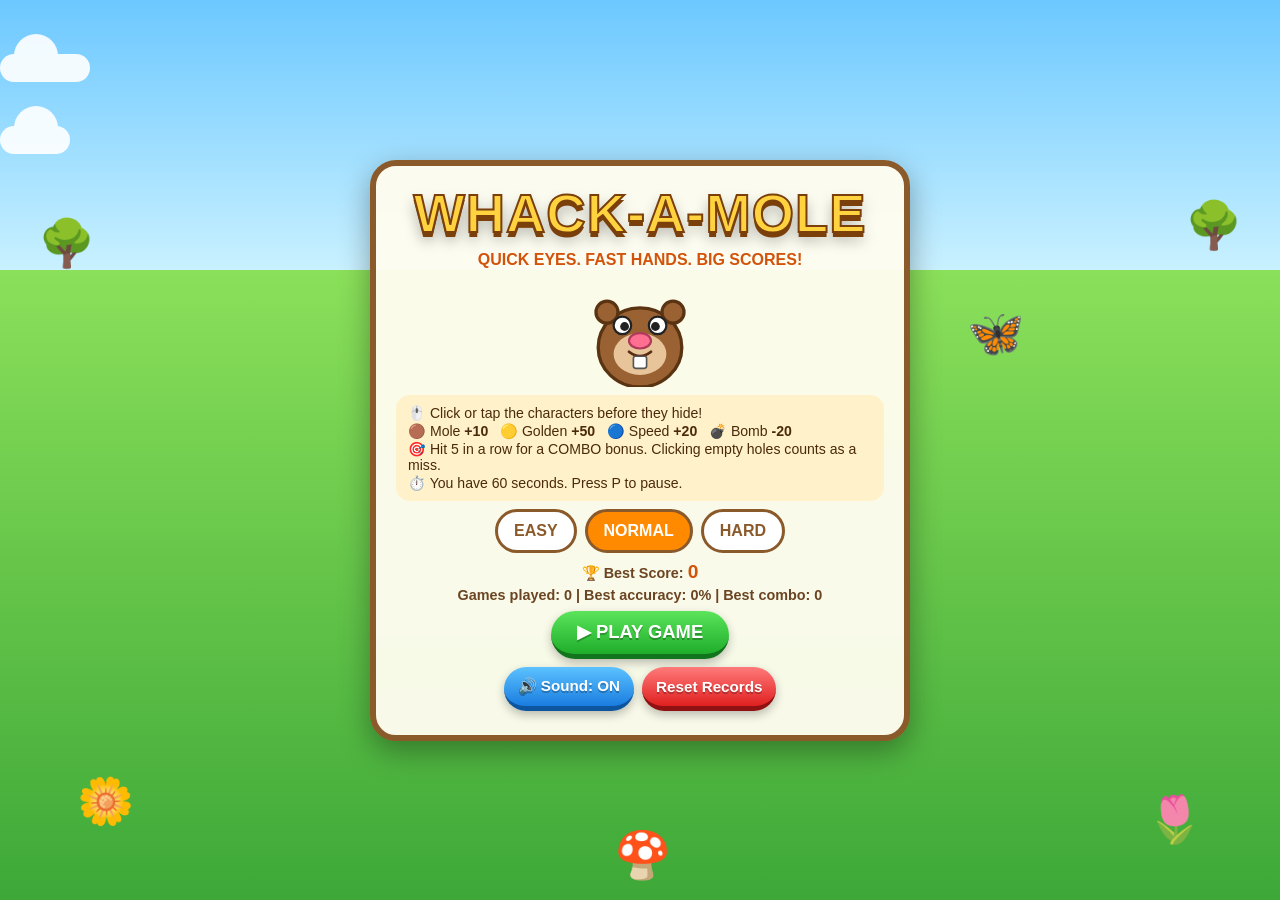
<file: assets/whack-a-mole.html>
<!DOCTYPE html>
<html lang="en">
<head>
<meta charset="utf-8">
<meta name="viewport" content="width=device-width,initial-scale=1,maximum-scale=1,user-scalable=no">
<title>Whack-A-Mole</title>
<style>
*{box-sizing:border-box;-webkit-tap-highlight-color:transparent;user-select:none;-webkit-user-select:none}
html,body{margin:0;height:100%;overflow:hidden}
body{font-family:"Comic Sans MS","Chalkboard SE","Trebuchet MS",sans-serif;color:#fff;background:linear-gradient(#6cc8ff 0,#c9f1ff 30%,#8be05a 30%,#3da838 100%);cursor:url("data:image/svg+xml;utf8,<svg xmlns='http://www.w3.org/2000/svg' width='40' height='40'><text y='32' font-size='32'>🔨</text></svg>") 6 6,pointer}
#bg{position:fixed;inset:0;pointer-events:none;font-size:clamp(24px,5vw,46px)}
#bg span{position:absolute}
.cloud{position:absolute;background:#fff;border-radius:50px;opacity:.9;height:28px;width:90px;animation:drift 40s linear infinite}
.cloud:before{content:"";position:absolute;background:#fff;border-radius:50%;width:44px;height:44px;top:-20px;left:14px}
@keyframes drift{from{transform:translateX(-120px)}to{transform:translateX(110vw)}}
.btn{font:inherit;font-size:1.15rem;font-weight:700;color:#fff;background:linear-gradient(#ffb02e,#ff7a00);border:0;border-bottom:5px solid #b84f00;border-radius:999px;padding:10px 26px;min-height:48px;cursor:pointer;box-shadow:0 4px 10px rgba(0,0,0,.25);text-shadow:0 2px 0 rgba(0,0,0,.25)}
.btn:active{transform:translateY(3px);border-bottom-width:2px}
.btn.g{background:linear-gradient(#5be35b,#1fae2b);border-bottom-color:#12741c}
.btn.b{background:linear-gradient(#5cc2ff,#1a7de0);border-bottom-color:#0e55a0}
.btn.r{background:linear-gradient(#ff7a7a,#e02020);border-bottom-color:#8f1111}
.btn.sm{padding:6px 14px;font-size:.95rem;min-height:44px}
.btn.off{filter:grayscale(1)}
.screen{position:fixed;inset:0;display:none;padding:12px;overflow:auto;z-index:20}
.screen.show{display:flex}
#pause,#over{background:rgba(20,50,20,.65)}
.card{background:rgba(255,252,240,.96);color:#4a2a0c;border:6px solid #8b5a2b;border-radius:26px;padding:16px 20px;max-width:540px;width:100%;text-align:center;box-shadow:0 10px 30px rgba(0,0,0,.35);margin:auto}
h1{margin:0;font-size:clamp(2rem,8vw,3.4rem);color:#ffd23f;-webkit-text-stroke:2px #7a3f0a;text-shadow:0 5px 0 #7a3f0a,0 8px 14px rgba(0,0,0,.35);letter-spacing:1px}
.sub{font-weight:700;color:#d2530b;margin:6px 0 8px;font-size:clamp(.8rem,3vw,1rem)}
.hero{width:110px;height:110px;margin:0 auto;animation:bob 1.2s ease-in-out infinite}
.hero svg{width:100%;height:100%}
@keyframes bob{50%{transform:translateY(-8px) rotate(4deg)}}
.how{text-align:left;font-size:.88rem;background:#fff1c9;border-radius:14px;padding:8px 12px;margin:8px 0}
.how div{margin:2px 0}
.row{display:flex;gap:8px;justify-content:center;flex-wrap:wrap;margin:8px 0}
.seg{font:inherit;font-weight:700;border:3px solid #8b5a2b;background:#fff;color:#8b5a2b;border-radius:999px;padding:6px 16px;min-height:44px;cursor:pointer}
.seg.on{background:#ff8a00;color:#fff}
.rec{font-size:.9rem;font-weight:700;color:#6b4423;margin:4px 0}
.rec b{color:#d2530b;font-size:1.2rem}
#game{position:fixed;inset:0;display:none;flex-direction:column;align-items:center;justify-content:center;gap:8px;padding:6px}
#game.show{display:flex}
.bar{display:flex;align-items:center;gap:10px;width:min(96vw,760px);justify-content:space-between;flex-wrap:wrap}
.timer{min-width:76px;height:76px;border-radius:50%;background:#3b2410;border:5px solid #ffd23f;display:flex;align-items:center;justify-content:center;font-size:2.4rem;font-weight:900;color:#ffd23f;box-shadow:0 4px 10px rgba(0,0,0,.3)}
.timer.low{background:#d31919;color:#fff;border-color:#fff;animation:pulse .5s infinite alternate}
@keyframes pulse{to{transform:scale(1.15)}}
.ctrl{display:flex;gap:6px;flex-wrap:wrap;justify-content:flex-end}
.hud{display:grid;grid-template-columns:repeat(5,1fr);gap:6px;width:min(96vw,760px)}
.chip{background:rgba(60,35,10,.85);border:3px solid #ffd23f;border-radius:14px;padding:4px 4px;text-align:center;font-size:.72rem;line-height:1.1}
.chip b{display:block;font-size:1.35rem;color:#ffd23f}
@media(max-width:520px){.hud{grid-template-columns:repeat(3,1fr)}.timer{min-width:64px;height:64px;font-size:2rem}}
.board{display:grid;grid-template-columns:repeat(3,1fr);gap:2%;width:min(94vw,max(240px,calc(100vh - 270px)),540px);padding:2.5%;background:rgba(88,170,50,.55);border:5px solid #2f7d22;border-radius:26px;touch-action:manipulation}
.board.shake{animation:shake .4s}
@keyframes shake{20%{transform:translateX(-10px)}40%{transform:translateX(10px)}60%{transform:translateX(-8px)}80%{transform:translateX(8px)}}
.hole{position:relative;aspect-ratio:1/1}
.dirt{position:absolute;left:2%;right:2%;bottom:10%;height:38%;border-radius:50%;background:radial-gradient(ellipse at 50% 40%,#150a03 40%,#3a1f0b 100%);border:6px solid #9a6a33;box-shadow:0 5px 0 #6b4220,0 8px 8px rgba(0,0,0,.3)}
.clip{position:absolute;left:10%;right:10%;top:0;height:72%;overflow:hidden;z-index:2}
.mole{position:absolute;left:0;right:0;bottom:0;height:92%;transform:translateY(105%);transition:transform .18s cubic-bezier(.3,1.5,.5,1)}
.mole svg{width:100%;height:100%;display:block}
.hole.up .mole{transform:none}
.hole.fast .mole{transition-duration:.08s}
.hole.bonk .mole{transform:translateY(105%) rotate(14deg);transition-duration:.15s}
.front{position:absolute;left:3%;right:3%;bottom:10%;height:19%;border-radius:0 0 50% 50%/0 0 100% 100%;background:linear-gradient(#8a5a2b,#5e3a18);z-index:3;pointer-events:none}
.pop{position:fixed;z-index:50;pointer-events:none;font-weight:900;font-size:1.7rem;text-shadow:0 2px 0 #000,0 0 6px #000;animation:fl .9s ease-out forwards;transform:translate(-50%,-50%)}
@keyframes fl{to{transform:translate(-50%,-190%);opacity:0}}
.pt{position:fixed;z-index:49;pointer-events:none;font-size:1.1rem;animation:bu .6s ease-out forwards}
@keyframes bu{to{transform:translate(var(--dx),var(--dy)) scale(.3) rotate(240deg);opacity:0}}
#banner{position:fixed;left:50%;top:38%;z-index:60;transform:translate(-50%,-50%);font-size:clamp(1.8rem,8vw,3.6rem);font-weight:900;color:#ffe14d;text-shadow:0 4px 0 #b34700,0 0 18px #000;pointer-events:none;opacity:0;white-space:nowrap}
#banner.go{animation:ban 1.2s forwards}
#banner.bad{color:#ff4040;text-shadow:0 4px 0 #500,0 0 18px #000}
@keyframes ban{0%{opacity:0;transform:translate(-50%,-50%) scale(.3)}15%{opacity:1;transform:translate(-50%,-50%) scale(1.2)}70%{opacity:1;transform:translate(-50%,-50%) scale(1)}100%{opacity:0;transform:translate(-50%,-90%) scale(1)}}
#flash{position:fixed;inset:0;background:#f00;opacity:0;pointer-events:none;z-index:40}
#flash.go{animation:fo .5s}
@keyframes fo{30%{opacity:.4}to{opacity:0}}
.rating{font-size:2rem;font-weight:900;color:#e0670a;margin:4px 0}
.msg{font-weight:700;margin:4px 0 10px}
.stats{display:grid;grid-template-columns:1fr 1fr;gap:6px;margin:8px 0}
.st{background:#fff1c9;border-radius:12px;padding:6px;font-size:.85rem}
.st b{display:block;font-size:1.4rem;color:#d2530b}
.st:last-child{grid-column:1/-1}
#new{color:#1fae2b;font-weight:900;min-height:1.4em}
@media print{body>*:not(#over){display:none!important}body{background:#fff}#over{display:flex!important;position:static;background:#fff}.card{box-shadow:none}.noprint{display:none!important}}
</style>
</head>
<body>
<div id="bg" aria-hidden="true">
<div class="cloud" style="top:6%;animation-delay:-5s"></div><div class="cloud" style="top:14%;animation-delay:-22s;width:70px"></div>
<span style="left:3%;top:24%">🌳</span><span style="right:3%;top:22%">🌳</span>
<span style="left:6%;bottom:8%">🌼</span><span style="right:6%;bottom:6%">🌷</span><span style="left:48%;bottom:2%">🍄</span><span style="right:20%;top:34%">🦋</span>
</div>

<div id="start" class="screen show"><div class="card">
<h1>WHACK-A-MOLE</h1>
<div class="sub">QUICK EYES. FAST HANDS. BIG SCORES!</div>
<div class="hero" id="hero"></div>
<div class="how">
<div>🖱️ Click or tap the characters before they hide!</div>
<div>🟤 Mole <b>+10</b> &nbsp; 🟡 Golden <b>+50</b> &nbsp; 🔵 Speed <b>+20</b> &nbsp; 💣 Bomb <b>-20</b></div>
<div>🎯 Hit 5 in a row for a COMBO bonus. Clicking empty holes counts as a miss.</div>
<div>⏱️ You have 60 seconds. Press P to pause.</div>
</div>
<div class="row" id="diffs"><button class="seg" data-d="easy">EASY</button><button class="seg" data-d="normal">NORMAL</button><button class="seg" data-d="hard">HARD</button></div>
<div class="rec">🏆 Best Score: <b id="sBest">0</b></div>
<div class="rec" id="sRec"></div>
<div class="row"><button class="btn g" id="play">▶ PLAY GAME</button></div>
<div class="row"><button class="btn b sm" id="sndS">🔊 Sound: ON</button><button class="btn r sm" id="resetRec">Reset Records</button></div>
</div></div>

<div id="game">
<div class="bar">
<div class="timer" id="timer">60</div>
<div class="ctrl"><button class="btn b sm" id="pauseB">⏸ Pause</button><button class="btn g sm" id="restartB">↻ Restart</button><button class="btn r sm" id="menuB">⌂ Menu</button><button class="btn sm" id="sndG">🔊</button></div>
</div>
<div class="hud">
<div class="chip">SCORE<b id="hScore">0</b></div><div class="chip">HITS<b id="hHits">0</b></div><div class="chip">MISSED<b id="hMiss">0</b></div><div class="chip">ACCURACY<b id="hAcc">0%</b></div><div class="chip">BEST<b id="hBest">0</b></div>
</div>
<div class="board" id="board"></div>
</div>

<div id="pause" class="screen"><div class="card"><h1 style="font-size:2.4rem">PAUSED</h1>
<div class="row"><button class="btn g" id="resumeB">▶ Resume</button></div>
<div class="row"><button class="btn b" id="restartP">↻ Restart</button><button class="btn r" id="menuP">⌂ Main Menu</button></div></div></div>

<div id="over" class="screen"><div class="card">
<h1 style="font-size:2.2rem">GAME OVER</h1>
<div class="rating" id="oRating"></div>
<div class="msg" id="oMsg"></div>
<div id="new"></div>
<div class="stats">
<div class="st">Final Score<b id="oScore"></b></div><div class="st">Successful Hits<b id="oHits"></b></div>
<div class="st">Missed Clicks<b id="oMiss"></b></div><div class="st">Accuracy<b id="oAcc"></b></div>
<div class="st">Golden Moles Hit<b id="oGold"></b></div><div class="st">Best Combo<b id="oCombo"></b></div>
<div class="st">Personal Best Score<b id="oBest"></b></div>
</div>
<div class="rec" id="oDate"></div>
<div class="row noprint"><button class="btn g" id="again">▶ Play Again</button><button class="btn b" id="menuO">⌂ Main Menu</button><button class="btn" id="printB">🖨 Print Results</button></div>
</div></div>

<div id="banner"></div><div id="flash"></div>

<script>
(function(){
'use strict';
var $=function(id){return document.getElementById(id)};
function M(body,belly,st,x){
 var s=' stroke="'+st+'" stroke-width="3"';
 return '<svg viewBox="0 0 100 100"><ellipse cx="50" cy="64" rx="38" ry="36" fill="'+body+'"'+s+'/><circle cx="20" cy="32" r="10" fill="'+body+'"'+s+'/><circle cx="80" cy="32" r="10" fill="'+body+'"'+s+'/><ellipse cx="50" cy="70" rx="24" ry="19" fill="'+belly+'"/><ellipse cx="50" cy="58" rx="10" ry="7" fill="#ff6f91" stroke="#b03a5b" stroke-width="2"/><circle cx="34" cy="44" r="8" fill="#fff" stroke="#222" stroke-width="2"/><circle cx="66" cy="44" r="8" fill="#fff" stroke="#222" stroke-width="2"/><circle cx="36" cy="45" r="4" fill="#222"/><circle cx="64" cy="45" r="4" fill="#222"/><path d="M40 68q10 8 20 0" fill="none" stroke="#5a2d12" stroke-width="2.5" stroke-linecap="round"/><rect x="44" y="72" width="12" height="11" rx="2" fill="#fff" stroke="#555" stroke-width="1.5"/>'+(x||'')+'</svg>';
}
var BOMB='<svg viewBox="0 0 100 100"><path d="M54 26q4-18 24-12" fill="none" stroke="#8b5a2b" stroke-width="5" stroke-linecap="round"/><text x="72" y="18" font-size="20">💥</text><rect x="42" y="22" width="16" height="10" rx="2" fill="#555"/><circle cx="50" cy="62" r="34" fill="#222" stroke="#000" stroke-width="3"/><ellipse cx="36" cy="46" rx="9" ry="5" fill="#fff" opacity=".35"/><path d="M26 46l18 8M74 46l-18 8" stroke="#ff3b3b" stroke-width="5" stroke-linecap="round"/><circle cx="37" cy="60" r="5" fill="#ff3b3b"/><circle cx="63" cy="60" r="5" fill="#ff3b3b"/><path d="M36 80q14-10 28 0" fill="none" stroke="#fff" stroke-width="4" stroke-linecap="round"/></svg>';
var T={
 normal:{pts:10,w:58,svg:M('#9a6232','#e8c49a','#5a3412')},
 golden:{pts:50,w:9,svg:M('#ffd21f','#fff1a8','#b8860b','<path d="M28 20l6-14 8 9 8-13 8 13 8-9 6 14z" fill="#ffec6e" stroke="#b8860b" stroke-width="2"/><text x="78" y="26" font-size="16">✨</text>')},
 speed:{pts:20,w:18,fast:1,svg:M('#27c4c4','#c8fbff','#0c7a7a','<rect x="20" y="34" width="60" height="20" rx="10" fill="rgba(255,255,255,.3)" stroke="#ff4d8d" stroke-width="4"/><ellipse cx="50" cy="86" rx="5" ry="6" fill="#ff5c7a"/><path d="M90 52l-10 14h8l-6 14 14-18h-8z" fill="#ffe14d" stroke="#d98a00" stroke-width="1.5"/>')},
 bomb:{pts:-20,w:15,svg:BOMB}
};
var CFG={easy:{spawn:1100,up:1700,max:2},normal:{spawn:800,up:1200,max:2},hard:{spawn:520,up:800,max:3}};
var DEF={best:0,games:0,acc:0,combo:0};
var pref={diff:'normal',sound:true},rec=Object.assign({},DEF);
try{Object.assign(pref,JSON.parse(localStorage.getItem('wam_pref')||'{}'))}catch(e){}
try{Object.assign(rec,JSON.parse(localStorage.getItem('wam_rec')||'{}'))}catch(e){}
if(!CFG[pref.diff])pref.diff='normal';
function savePref(){try{localStorage.setItem('wam_pref',JSON.stringify(pref))}catch(e){}}
function saveRec(){try{localStorage.setItem('wam_rec',JSON.stringify(rec))}catch(e){}}

/* ---------- audio ---------- */
var AC=null;
function initAudio(){
 try{if(!AC){var C=window.AudioContext||window.webkitAudioContext;if(C)AC=new C();}if(AC&&AC.state==='suspended')AC.resume();}catch(e){}
}
function tone(f,d,type,v,to,delay){
 if(!pref.sound||!AC)return;
 try{
  var t=AC.currentTime+(delay||0),o=AC.createOscillator(),g=AC.createGain();
  o.type=type||'sine';o.frequency.setValueAtTime(f,t);
  if(to)o.frequency.exponentialRampToValueAtTime(to,t+d);
  g.gain.setValueAtTime(v||.15,t);g.gain.exponentialRampToValueAtTime(.001,t+d);
  o.connect(g);g.connect(AC.destination);o.start(t);o.stop(t+d+.03);
 }catch(e){}
}
function seq(a,d,type,v,gap){a.forEach(function(f,i){tone(f,d,type,v,null,i*gap)})}
var snd={
 pop:function(){tone(300,.08,'sine',.08,650)},
 hit:function(){tone(520,.1,'square',.1,900);tone(220,.12,'triangle',.15,80)},
 gold:function(){seq([660,880,1100,1320],.15,'triangle',.14,.07)},
 bomb:function(){tone(160,.5,'sawtooth',.18,40);tone(90,.5,'square',.1,30)},
 miss:function(){tone(180,.12,'square',.07,110)},
 warn:function(){tone(950,.08,'square',.08)},
 combo:function(){seq([523,659,784,1047],.12,'triangle',.14,.08)},
 over:function(){seq([523,440,349,262],.28,'triangle',.16,.22)}
};

/* ---------- state ---------- */
var holes=[],cfg=CFG[pref.diff],running=false,paused=false,raf=0,last=0,timeLeft=60,spawnIn=0,lastHole=-1,lastSec=-1;
var score=0,hits=0,miss=0,combo=0,bestCombo=0,golds=0;
var board=$('board');
for(var i=0;i<9;i++){
 var el=document.createElement('div');el.className='hole';el.dataset.i=i;
 el.innerHTML='<div class="dirt"></div><div class="clip"><div class="mole"></div></div><div class="front"></div>';
 board.appendChild(el);
 holes.push({i:i,el:el,mole:el.querySelector('.mole'),up:false,life:0,cool:0,type:null});
}
$('hero').innerHTML=T.normal.svg;

/* ---------- ui helpers ---------- */
function show(id){['start','pause','over'].forEach(function(s){$(s).classList.toggle('show',s===id)});$('game').classList.toggle('show',id==='game'||id==='pause')}
function acc(){var n=hits+miss;return n?Math.round(hits/n*100):0}
function render(){
 $('hScore').textContent=score;$('hHits').textContent=hits;$('hMiss').textContent=miss;
 $('hAcc').textContent=acc()+'%';$('hBest').textContent=Math.max(rec.best,score);
}
function refreshStart(){
 $('sBest').textContent=rec.best;
 $('sRec').textContent='Games played: '+rec.games+'  |  Best accuracy: '+rec.acc+'%  |  Best combo: '+rec.combo;
 Array.prototype.forEach.call(document.querySelectorAll('#diffs .seg'),function(b){b.classList.toggle('on',b.dataset.d===pref.diff)});
 sndLabel();
}
function sndLabel(){
 $('sndS').textContent=pref.sound?'🔊 Sound: ON':'🔇 Sound: OFF';
 $('sndG').textContent=pref.sound?'🔊':'🔇';
 $('sndS').classList.toggle('off',!pref.sound);$('sndG').classList.toggle('off',!pref.sound);
}
function pop(txt,x,y,color){
 var d=document.createElement('div');d.className='pop';d.textContent=txt;d.style.left=x+'px';d.style.top=y+'px';d.style.color=color;
 document.body.appendChild(d);setTimeout(function(){d.remove()},1000);
}
function burst(x,y,chars){
 for(var i=0;i<8;i++){
  var p=document.createElement('div'),a=i/8*6.283+Math.random()*.5,r=40+Math.random()*40;
  p.className='pt';p.textContent=chars[i%chars.length];p.style.left=x+'px';p.style.top=y+'px';
  p.style.setProperty('--dx',Math.cos(a)*r+'px');p.style.setProperty('--dy',Math.sin(a)*r+'px');
  document.body.appendChild(p);setTimeout(function(q){q.remove()},700,p);
 }
}
function banner(txt,bad){
 var b=$('banner');b.textContent=txt;b.className=bad?'bad':'';void b.offsetWidth;b.classList.add('go');
}

/* ---------- gameplay ---------- */
function showMole(h,k){
 h.up=true;h.type=k;h.life=cfg.up*(T[k].fast?.55:1);
 h.mole.innerHTML=T[k].svg;
 h.el.classList.remove('bonk');h.el.classList.toggle('fast',!!T[k].fast);h.el.classList.add('up');
 snd.pop();
}
function hideMole(h,bonk){
 h.up=false;h.cool=350;h.el.classList.remove('up');
 if(bonk)h.el.classList.add('bonk');
}
function spawn(){
 var act=holes.filter(function(h){return h.up}).length;
 if(act>=cfg.max)return;
 var free=holes.filter(function(h){return !h.up&&h.cool<=0&&h.i!==lastHole});
 if(!free.length)return;
 var h=free[Math.random()*free.length|0];lastHole=h.i;
 var r=Math.random()*100,k='normal';
 for(var n in T){r-=T[n].w;if(r<0){k=n;break}}
 showMole(h,k);
}
function resetState(){
 score=hits=miss=combo=bestCombo=golds=0;timeLeft=60;lastSec=-1;lastHole=-1;spawnIn=400;
 cfg=CFG[pref.diff];
 holes.forEach(function(h){h.up=false;h.cool=0;h.el.classList.remove('up','bonk','fast')});
 $('timer').textContent=60;$('timer').classList.remove('low');
 $('banner').className='';
}
function stopLoop(){running=false;paused=false;cancelAnimationFrame(raf);raf=0}
function startGame(){
 initAudio();stopLoop();resetState();render();show('game');
 running=true;last=performance.now();raf=requestAnimationFrame(frame);
}
function frame(now){
 if(!running)return;
 raf=requestAnimationFrame(frame);
 var dt=Math.min(now-last,100);last=now;
 if(paused)return;
 timeLeft-=dt/1000;
 var sec=Math.max(0,Math.ceil(timeLeft));
 if(sec!==lastSec){
  lastSec=sec;$('timer').textContent=sec;
  var low=sec<10;$('timer').classList.toggle('low',low);
  if(low&&sec>0)snd.warn();
 }
 if(timeLeft<=0){endGame();return}
 spawnIn-=dt;
 if(spawnIn<=0){spawn();spawnIn=cfg.spawn*(.7+Math.random()*.6)}
 for(var i=0;i<9;i++){
  var h=holes[i];
  if(h.up){h.life-=dt;if(h.life<=0)hideMole(h,false)}
  else if(h.cool>0)h.cool-=dt;
 }
}
function wrong(x,y,bomb){
 miss++;combo=0;
 if(!bomb){snd.miss();pop('MISS',x,y,'#ccc')}
 render();
}
board.addEventListener('pointerdown',function(e){
 var el=e.target.closest('.hole');
 if(!el||!running||paused)return;
 e.preventDefault();
 var h=holes[+el.dataset.i],x=e.clientX,y=e.clientY;
 if(!h.up){wrong(x,y,false);return}
 var t=T[h.type],k=h.type;
 hideMole(h,true); /* state cleared first: no double scoring */
 if(k==='bomb'){
  var lost=Math.min(20,score);score-=lost;
  wrong(x,y,true);snd.bomb();pop('-20 BOOM!',x,y,'#ff5050');burst(x,y,['💥','🔥','💨']);
  banner('⚠ BOMB! -20',true);
  board.classList.remove('shake');void board.offsetWidth;board.classList.add('shake');
  $('flash').classList.remove('go');void $('flash').offsetWidth;$('flash').classList.add('go');
 }else{
  hits++;combo++;score+=t.pts;if(combo>bestCombo)bestCombo=combo;
  if(k==='golden'){golds++;snd.gold();burst(x,y,['⭐','✨','🌟'])}else{snd.hit();burst(x,y,['⭐','💫'])}
  pop('+'+t.pts,x,y,k==='golden'?'#ffe14d':'#7dff7d');
  if(combo%5===0){score+=25;banner(combo+' HIT COMBO! +25');snd.combo()}
  render();
 }
 spawnIn=Math.min(spawnIn,250);
 render();
});
function endGame(){
 stopLoop();
 holes.forEach(function(h){hideMole(h,false)});
 var a=acc(),isNew=score>rec.best;
 rec.games++;if(score>rec.best)rec.best=score;if(a>rec.acc)rec.acc=a;if(bestCombo>rec.combo)rec.combo=bestCombo;
 saveRec();snd.over();
 var rt,ms;
 if(a>=90){rt='Excellent!';ms='Amazing aim! You are a true Whack-A-Mole champion!'}
 else if(a>=75){rt='Very Good!';ms='Great job! A little more focus and you will be unstoppable.'}
 else if(a>=50){rt='Good Effort!';ms='Nice try! Watch the holes closely and avoid the bombs.'}
 else{rt='Keep Practicing!';ms='Every champion starts somewhere. Try again and aim carefully!'}
 $('oRating').textContent=rt;$('oMsg').textContent=ms;
 $('new').textContent=isNew&&score>0?'🎉 NEW BEST SCORE! 🎉':'';
 $('oScore').textContent=score;$('oHits').textContent=hits;$('oMiss').textContent=miss;
 $('oAcc').textContent=a+'%';$('oGold').textContent=golds;$('oCombo').textContent=bestCombo;$('oBest').textContent=rec.best;
 $('oDate').textContent='Whack-A-Mole ('+pref.diff.toUpperCase()+') - '+new Date().toLocaleString();
 render();show('over');
}
function pauseGame(){if(!running||paused)return;paused=true;show('pause')}
function resumeGame(){if(!running||!paused)return;paused=false;last=performance.now();show('game')}
function toMenu(){stopLoop();resetState();refreshStart();show('start')}

/* ---------- buttons ---------- */
$('play').onclick=startGame;$('again').onclick=startGame;$('restartB').onclick=startGame;$('restartP').onclick=startGame;
$('pauseB').onclick=pauseGame;$('resumeB').onclick=resumeGame;
$('menuB').onclick=toMenu;$('menuP').onclick=toMenu;$('menuO').onclick=toMenu;
$('printB').onclick=function(){window.print()};
function toggleSnd(){initAudio();pref.sound=!pref.sound;savePref();sndLabel();if(pref.sound)snd.pop()}
$('sndS').onclick=toggleSnd;$('sndG').onclick=toggleSnd;
$('resetRec').onclick=function(){
 if(confirm('Reset all saved records? This cannot be undone.')){rec=Object.assign({},DEF);saveRec();refreshStart()}
};
$('diffs').addEventListener('click',function(e){
 var b=e.target.closest('.seg');if(!b)return;pref.diff=b.dataset.d;savePref();refreshStart();
});
document.addEventListener('keydown',function(e){
 if(e.key==='p'||e.key==='P'||e.key==='Escape'){if(paused)resumeGame();else pauseGame()}
});
document.addEventListener('visibilitychange',function(){if(document.hidden)pauseGame()});
window.addEventListener('blur',pauseGame);
refreshStart();
})();
</script>
</body>
</html>
</file>
<file: css/style.css>
/* Layout: brand header (institute name as H1) -> lesson rail + a "Typing Master" study window (word tiles, keyboard, hands) with a progress panel on the right and the typed credit at the window's bottom-right corner. */
:root{--font:Tahoma,"Segoe UI",Verdana,"DejaVu Sans",sans-serif;--wrong:#e5484d;--gold:#f0a410;
--page:#f4f6fb;--blob:#dfe6ff;--frame:#2f4fd8;--frame-2:#6a58e4;--panel:#f1f4fb;--panel-line:#d3dbf0;--ink:#1b2250;--muted:#5d6a8f;--accent:#4f5ee6;--target:#1f9d6f;--target-2:#157a55;--tile:#fff;--tile-line:#c9d3ef;--key-top:#fff;--key-bot:#e3e8f8;--shadow:0 22px 44px -22px rgba(40,50,140,.45);
--h1a:var(--frame);--h1b:var(--accent);--panel-2:color-mix(in srgb,var(--panel),var(--ink) 7%);--key-line:color-mix(in srgb,var(--accent) 45%,var(--key-bot));--key-ink:var(--ink);--key-lesson-top:color-mix(in srgb,var(--accent),#fff 30%);--key-lesson-bot:var(--accent);--key-lesson-line:color-mix(in srgb,var(--accent),#000 25%);--kb-bg:color-mix(in srgb,var(--panel) 60%,transparent);--chip:color-mix(in srgb,var(--tile) 82%,transparent)}
:root[data-theme=pista]{--page:#eef6e4;--blob:#d5ebc0;--frame:#4f8a2e;--frame-2:#7ab648;--panel:#e4f1d2;--panel-line:#bcd9a0;--ink:#23401a;--muted:#5b7a4a;--accent:#5c9e31;--target:#0b7285;--target-2:#095c6b;--tile:#f8fcf0;--tile-line:#b5d398;--key-top:#fbfff4;--key-bot:#d6e8bf}
:root[data-theme=pink]{--page:#fff0f5;--blob:#ffd6e6;--frame:#d6407a;--frame-2:#f472a8;--panel:#ffe3ee;--panel-line:#f5b8d0;--ink:#4a1530;--muted:#8f5470;--accent:#e0558f;--target:#0e9f8e;--target-2:#0a7a6d;--tile:#fff8fb;--tile-line:#f2b3cb;--key-top:#fffafd;--key-bot:#fcd3e3}
:root[data-theme=lavender]{--page:#f3eefc;--blob:#dccdf8;--frame:#6d3fd0;--frame-2:#a074f0;--panel:#e9defb;--panel-line:#cdb8f3;--ink:#2c1a5c;--muted:#6e5c9c;--accent:#8456e6;--target:#e08a00;--target-2:#b86e00;--tile:#faf7ff;--tile-line:#cdb8f3;--key-top:#ffffff;--key-bot:#ddd0f7}
:root[data-theme=peach]{--page:#fff3ea;--blob:#ffd9c2;--frame:#c9605a;--frame-2:#f09a6b;--panel:#ffe5d6;--panel-line:#f3c1a3;--ink:#4a2218;--muted:#926250;--accent:#e07a4f;--target:#2f7fd1;--target-2:#1f5fa5;--tile:#fffaf5;--tile-line:#f0c3a6;--key-top:#fffaf6;--key-bot:#fbd9c3}
:root[data-theme=dark]{--page:#0f1220;--blob:#261f5c;--frame:#2a2f7a;--frame-2:#5b3fd0;--panel:#1a1f36;--panel-line:#343c63;--ink:#eceeff;--muted:#a8b0d6;--accent:#9b8cff;--target:#2cc093;--target-2:#1f9b73;--tile:#252b4a;--tile-line:#444d7d;--key-top:#394072;--key-bot:#292f58;--h1a:#b9c4ff;--h1b:#e0c2ff;--gold:#ffbf2e;--shadow:0 22px 44px -22px rgba(0,0,0,.8);color-scheme:dark}

*{box-sizing:border-box}
body{
  font-family:var(--font); font-size:14px; color:var(--ink);
  background-color:var(--page);
  background-image:radial-gradient(900px 420px at 90% -8%, var(--blob), transparent 70%);
  padding-block:20px 28px;
  padding-left:max(16px, env(safe-area-inset-left, 0px));
  padding-right:max(16px, env(safe-area-inset-right, 0px));
  min-height:100%;
}
button{font-family:inherit}
:focus-visible{outline:3px solid var(--accent); outline-offset:2px}
.app{max-width:1180px; margin:0 auto; display:grid; gap:18px}

/* ---------- brand header ---------- */
.brand{display:flex; align-items:center; gap:14px; flex-wrap:wrap}
.logo{flex:none; width:58px; height:58px; filter:drop-shadow(0 8px 10px rgba(28,42,140,.35))}
.brand-text{flex:1 1 calc(100% - 80px); min-width:0; container-type:inline-size}
.brand h1{white-space:nowrap; text-wrap:nowrap; font-size:clamp(8px,3.1cqw,34px)}
h1{
  margin:0; font-size:clamp(19px,3.5vw,34px); font-weight:800; line-height:1.15; letter-spacing:.01em;
  text-wrap:balance; color:var(--h1a);
  background:linear-gradient(90deg,var(--h1a),var(--h1b)); -webkit-background-clip:text; background-clip:text; -webkit-text-fill-color:transparent;
}
.sub{margin:6px 0 0; display:flex; gap:8px; align-items:center; flex-wrap:wrap; color:var(--muted); font-size:13px}
.badge{background:var(--frame); color:#fff; border-radius:999px; padding:3px 11px; font-weight:700; letter-spacing:.04em; font-size:12px; text-transform:uppercase}
.ghost{border:1px solid var(--panel-line); background:var(--chip); color:var(--ink); border-radius:999px; padding:8px 14px; font-size:13px; font-weight:700; cursor:pointer}
.ghost:hover{border-color:var(--accent)}

/* ---------- layout ---------- */
.layout{display:grid; grid-template-columns:minmax(0,1fr); gap:16px; align-items:start}
@media (min-width:960px){ .layout{grid-template-columns:230px minmax(0,1fr)} }

.lessons{display:flex; gap:8px; overflow-x:auto; padding-bottom:6px; scrollbar-width:thin}
@media (min-width:960px){ .lessons{flex-direction:column; overflow:visible; padding-bottom:0} }
.lesson{
  flex:0 0 auto; min-width:168px; display:flex; align-items:center; gap:10px; text-align:left;
  background:var(--chip); border:1px solid var(--panel-line); border-radius:14px; padding:9px 12px; color:var(--ink); cursor:pointer;
}
@media (min-width:960px){ .lesson{min-width:0} }
.lesson:hover{border-color:var(--accent)}
.lesson[aria-current="true"]{background:linear-gradient(135deg,var(--frame),var(--frame-2)); color:#fff; border-color:transparent; box-shadow:var(--shadow)}
.lesson .n{flex:none; width:28px; height:28px; border-radius:9px; display:grid; place-items:center; font-weight:800; background:var(--panel); color:var(--ink)}
.lesson[aria-current="true"] .n{background:rgba(255,255,255,.2); color:#fff}
.lesson .t{display:grid; min-width:0}
.lesson .t b{font-size:13px; white-space:nowrap; overflow:hidden; text-overflow:ellipsis}
.lesson .t small{font-size:11px; opacity:.75; white-space:nowrap; overflow:hidden; text-overflow:ellipsis}
.lesson .st{margin-left:auto; color:var(--gold); font-size:12px; letter-spacing:1px; white-space:nowrap}

/* ---------- study window ---------- */
.window{position:relative; border-radius:22px; overflow:hidden; border:2px solid var(--frame); background:var(--panel); box-shadow:var(--shadow)}
.titlebar{display:flex; justify-content:space-between; align-items:center; gap:10px; flex-wrap:wrap; padding:11px 18px; color:#fff; background:linear-gradient(100deg,var(--frame),var(--frame-2))}
.titlebar .tt{font-size:18px; font-weight:800}
.titlebar .ts{font-size:12px; opacity:.85}
.work{display:grid; grid-template-columns:minmax(0,1fr)}
@media (min-width:780px){ .work{grid-template-columns:minmax(0,1fr) 236px} }
.main{padding:18px 18px 8px; display:grid; gap:12px; min-width:0}
.side{padding:18px; background:var(--panel-2); border-top:1px solid var(--panel-line); display:grid; gap:12px; align-content:start}
@media (min-width:780px){ .side{border-top:0; border-left:1px solid var(--panel-line)} }

/* prompt */
.prompt{min-height:150px; display:grid; align-content:center; justify-items:center; gap:14px; text-align:center; position:relative}
.prompt.paused > *{opacity:.2}
.prompt.paused::after{content:"Paused. Press Resume to continue."; position:absolute; inset:0; display:grid; place-items:center; font-weight:800; font-size:18px; color:var(--ink)}
.word{display:flex; flex-wrap:wrap; gap:8px; justify-content:center}
.ch{
  --s:clamp(34px,7.4vw,54px);
  width:var(--s); height:var(--s); font-size:calc(var(--s)*.62); font-weight:700;
  display:grid; place-items:center; border-radius:10px; background:var(--tile); border:2px solid var(--tile-line); color:var(--ink);
}
.ch.sp{width:calc(var(--s)*1.9); font-size:calc(var(--s)*.3); letter-spacing:.04em}
.ch.done{opacity:.45; background:transparent; border-style:dashed}
.ch.cur{background:linear-gradient(var(--target),var(--target-2)); border-color:var(--target-2); color:#fff; transform:scale(1.1); box-shadow:0 8px 18px -8px var(--target); animation:curpulse 1.1s ease-in-out infinite}
.ch.shake{animation:shake .38s}
.upcoming{color:var(--muted); font-size:15px; letter-spacing:.04em; max-width:60ch; text-wrap:balance}
.upcoming b{color:var(--ink)}
.intro{display:grid; gap:10px; justify-items:center}
.intro .lead{margin:0; font-size:clamp(15px,2.4vw,19px); font-weight:700; max-width:34ch; text-wrap:balance}
.keysline{display:flex; flex-wrap:wrap; gap:6px; justify-content:center}
.keysline span{min-width:34px; height:34px; padding:0 8px; display:grid; place-items:center; border-radius:8px; font-weight:800; font-size:16px; color:#fff; background:linear-gradient(var(--key-lesson-top),var(--key-lesson-bot)); border:1px solid var(--key-lesson-line); border-bottom-width:3px}
.keysline i{width:12px}
.hint{margin:0; color:var(--muted); font-size:13px}
kbd{font-family:inherit; font-weight:700; border:1px solid var(--key-line); border-bottom-width:3px; background:linear-gradient(var(--key-top),var(--key-bot)); color:var(--key-ink); border-radius:6px; padding:1px 8px}
.blink{animation:blink 1.2s steps(2) infinite}
.btn{border:0; border-radius:999px; padding:10px 20px; font-weight:800; font-size:14px; cursor:pointer; color:#fff; background:linear-gradient(135deg,var(--frame),var(--frame-2)); box-shadow:0 8px 16px -8px var(--frame)}
.btn.alt{background:var(--chip); color:var(--ink); border:1px solid var(--panel-line); box-shadow:none}
.btn:hover{filter:brightness(1.1)}

.fl{text-align:center; min-height:20px; font-weight:800; color:var(--h1a); font-size:15px}

/* keyboard */
.kb{container-type:inline-size; display:grid; gap:4px; padding:10px; background:var(--kb-bg); border:1px solid var(--panel-line); border-radius:14px}
.row{display:flex; gap:4px}
.k{
  flex:var(--u) 1 0; min-width:0; height:clamp(24px,6cqw,44px); display:grid; place-items:center;
  border-radius:5px; border:1px solid var(--key-line); border-bottom-width:3px;
  background:linear-gradient(var(--key-top),var(--key-bot)); color:var(--key-ink);
  font-size:clamp(8px,2.2cqw,15px); font-weight:700; user-select:none; transition:transform .08s, filter .12s;
}
.k.fn{font-size:clamp(6px,1.6cqw,11px); font-weight:600}
.k.lk{background:linear-gradient(var(--key-lesson-top),var(--key-lesson-bot)); color:#fff; border-color:var(--key-lesson-line)}
.k.tg{background:linear-gradient(var(--target),var(--target-2)); color:#fff; border-color:var(--target-2); animation:keypulse 1s ease-in-out infinite}
.k.press{transform:translateY(2px); filter:brightness(.9)}
.k.bad{background:var(--wrong)!important; color:#fff!important; border-color:#a6262b!important}

/* hands */
#hands{display:block;width:100%;max-width:600px;margin:0 auto}
.fing .glow{fill:var(--accent);opacity:0;transition:opacity .15s}
.fing .dot{fill:var(--accent);stroke:#fff;stroke-width:8;opacity:0;transform-box:fill-box;transform-origin:center;transition:opacity .15s}
.fing.on .glow{opacity:.35;animation:dotpulse .9s ease-in-out infinite;transform-box:fill-box;transform-origin:center}
.fing.on .dot{opacity:1;animation:dotpulse .9s ease-in-out infinite}
.hand image{filter:drop-shadow(0 6px 8px rgba(0,0,0,.18))}

/* side panel */
.side h3{margin:0; font-size:12px; font-weight:800; letter-spacing:.08em; text-transform:uppercase; color:var(--muted)}
.pie{display:grid; justify-items:center; gap:2px}
.pie svg{width:112px; height:112px}
.pie .pct{font-size:26px; font-weight:800}
.bars{display:flex; align-items:flex-end; gap:4px; height:62px; padding:6px; border-radius:10px; background:var(--kb-bg); border:1px solid var(--panel-line)}
.bars i{flex:1; border-radius:3px; background:var(--tile); border:1px solid var(--tile-line); transition:background .25s}
.bars i.on{background:var(--target); border-color:var(--target-2)}
.time{display:flex; justify-content:space-between; align-items:baseline}
.time b{font-size:28px; font-variant-numeric:tabular-nums}
.linkbtn{background:none; border:0; color:var(--accent); font-weight:800; text-decoration:underline; cursor:pointer; font-size:13px; padding:4px}
.mini{display:grid; grid-template-columns:repeat(3,1fr); gap:6px; text-align:center}
.mini div{background:var(--chip); border:1px solid var(--panel-line); border-radius:10px; padding:6px 2px}
.mini b{display:block; font-size:17px; font-variant-numeric:tabular-nums}
.mini span{font-size:10px; color:var(--muted); text-transform:uppercase; letter-spacing:.06em}
.actions{display:flex; gap:8px}
.actions .btn{flex:1; padding:10px 8px}

/* footer + credit */
.wfoot{display:flex; justify-content:space-between; align-items:center; gap:10px 16px; flex-wrap:wrap; padding:10px 18px 14px; border-top:1px solid var(--panel-line)}
.wfoot .tip{color:var(--muted); font-size:12px; flex:1 1 220px; min-width:0}
.credit{display:inline-flex; align-items:center; gap:2px; min-width:26ch; padding:7px 14px; border-radius:999px; background:var(--chip); border:1px solid var(--panel-line); font-size:13px; font-weight:700; letter-spacing:.03em; margin-left:auto}
.credit .pre{color:var(--muted)}
.credit .nm{background:linear-gradient(90deg,var(--h1a),var(--h1b)); -webkit-background-clip:text; background-clip:text; -webkit-text-fill-color:transparent; margin-left:.35ch}
.caret{display:inline-block; width:2px; height:1.15em; background:var(--accent); margin-left:2px; animation:blink 1s steps(2) infinite}

/* modal + toast */
.modal{position:absolute; inset:0; z-index:5; display:grid; place-items:center; padding:16px; background:rgba(10,14,50,.55); backdrop-filter:blur(3px)}
.card{width:min(440px,100%); background:var(--page); color:var(--ink); border-radius:22px; padding:24px; text-align:center; display:grid; gap:12px; box-shadow:0 30px 60px -20px rgba(0,0,0,.6); animation:pop .35s cubic-bezier(.2,1.3,.4,1)}
.card h2{margin:0; font-size:24px}
.card p{margin:0; color:var(--muted)}
.stars{font-size:40px; letter-spacing:6px; color:var(--gold)}
.stars span{display:inline-block; opacity:0; animation:starin .5s forwards}
.stars span:nth-child(2){animation-delay:.2s}.stars span:nth-child(3){animation-delay:.4s}
.cardstats{display:grid; grid-template-columns:repeat(4,1fr); gap:6px}
.cardstats div{background:var(--panel); border-radius:12px; padding:8px 2px}
.cardstats b{display:block; font-size:18px}
.cardstats span{font-size:10px; text-transform:uppercase; letter-spacing:.06em; color:var(--muted)}
.toast{position:absolute; left:50%; top:62px; transform:translateX(-50%); z-index:4; background:var(--ink); color:var(--page); padding:8px 16px; border-radius:999px; font-weight:700; font-size:13px; max-width:calc(100% - 24px); text-align:center}

/* cry effect */
#fx{position:fixed; inset:0; pointer-events:none; overflow:hidden; z-index:50}
.cry{position:absolute; font-size:46px; line-height:1; will-change:transform,opacity}
.drop{position:absolute; font-size:20px; line-height:1; will-change:transform,opacity}
.bub{position:absolute; transform:translate(-50%,-50%); background:#fff; color:#c0262d; font-weight:800; font-size:14px; padding:4px 10px; border-radius:999px; white-space:nowrap; box-shadow:0 6px 14px -6px rgba(0,0,0,.5)}
.flash{animation:redflash .45s}

#cap{position:fixed; left:0; bottom:0; width:1px; height:1px; opacity:0; font-size:16px; border:0; padding:0}

.themes{display:flex;gap:8px;align-items:center;flex-wrap:wrap}
.sw{width:30px;height:30px;border-radius:50%;border:2px solid #fff;cursor:pointer;padding:0;box-shadow:0 0 0 1px var(--panel-line),0 4px 8px -3px rgba(0,0,0,.35);transition:transform .15s}
.sw:hover{transform:scale(1.12)}
.sw[aria-pressed=true]{box-shadow:0 0 0 3px var(--accent),0 4px 8px -3px rgba(0,0,0,.35);transform:scale(1.12)}
.topics{display:flex;flex-wrap:wrap;gap:6px;justify-content:center}
.tp{border:1px solid var(--panel-line);background:var(--chip);color:var(--ink);border-radius:999px;padding:7px 13px;font-weight:700;font-size:13px;cursor:pointer}
.tp:hover{border-color:var(--accent)}
.tp[aria-current=true]{background:linear-gradient(135deg,var(--frame),var(--frame-2));color:#fff;border-color:transparent}
.para{position:relative;width:100%;text-align:left;white-space:pre-wrap;font-size:clamp(15px,2.3vw,20px);line-height:1.9;max-height:172px;overflow:auto;padding:8px 14px;border-radius:14px;background:var(--tile);border:1px solid var(--tile-line)}
.pc.done{opacity:.4}
.pc.cur{background:var(--target);color:#fff;border-radius:4px;box-shadow:0 0 0 2px var(--target)}
.prompt:has(.para){align-content:start}
.stp{display:flex;align-items:center;justify-content:space-between;gap:8px}
.stp button{width:34px;height:34px;border-radius:50%;border:1px solid var(--panel-line);background:var(--chip);color:var(--ink);font-size:20px;font-weight:800;cursor:pointer}
.stp button:hover{border-color:var(--accent)}
.stp b{font-size:18px}
:root{--polish:#d81b60}
:root[data-theme=light]{--polish:#d81b60}
:root[data-theme=pista]{--polish:#c2185b}
:root[data-theme=pink]{--polish:#e91e8c}
:root[data-theme=lavender]{--polish:#7e3ff2}
:root[data-theme=peach]{--polish:#e8453c}
:root[data-theme=dark]{--polish:#ff4d8d}
.fing .cap{fill:var(--accent);stroke:#fff;stroke-width:2.5;opacity:0;transition:opacity .15s}
.fing .nl{fill:var(--polish);stroke:rgba(0,0,0,.18);stroke-width:1}
.fing .gl{fill:#fff;opacity:.55}
.fing .ring{fill:none;stroke:var(--accent);stroke-width:3;opacity:0;transform-box:fill-box;transform-origin:center}
.fing.on .cap{opacity:.5}
.fing.on .nl{filter:brightness(1.25) drop-shadow(0 0 4px var(--polish))}
.fing.on .tapg{animation:tapf .7s ease-in-out infinite}
.fing.on .ring{animation:ripple .9s ease-out infinite}
@keyframes tapf{0%,100%{transform:translateY(0)}50%{transform:translateY(6px)}}
@keyframes ripple{0%{transform:scale(.6);opacity:.9}100%{transform:scale(2.4);opacity:0}}
@media (prefers-reduced-motion: reduce){.fing.on .tapg,.fing.on .ring{animation:none}}
.nameIn{font:inherit;font-weight:700;border:1px solid var(--panel-line);background:var(--chip);color:var(--ink);border-radius:999px;padding:8px 14px;min-width:0;width:170px}
.lesson.test{border-style:dashed;border-color:var(--accent)}
.card .actions{flex-wrap:wrap}
#sheet{display:none}
@media print{
  @page{margin:14mm}
  body>*:not(#sheet){display:none!important}
  body{background:#fff!important;padding:0!important}
  #sheet{display:block!important;color:#111;font:14px Tahoma,Verdana,sans-serif;-webkit-print-color-adjust:exact;print-color-adjust:exact}
  #sheet h1{font-size:20px;text-align:center;margin:0 0 4px;-webkit-text-fill-color:#1c2a8c;background:none;color:#1c2a8c}
  #sheet h2{text-align:center;margin:0 0 18px;font-size:16px}
  #sheet table{width:100%;border-collapse:collapse;margin:14px 0}
  #sheet th,#sheet td{border:1px solid #999;padding:7px 8px;text-align:center}
  #sheet th{background:#e8ecff}
  #sheet .meta{display:flex;justify-content:space-between;font-size:15px;margin-bottom:6px}
  #sheet .foot{margin-top:40px;display:flex;justify-content:space-between;font-size:12px;color:#555}
}
.pet{background:var(--chip);border:1px solid var(--panel-line);border-radius:16px;padding:10px;display:grid;gap:6px}
.pet-top{display:flex;justify-content:space-between;align-items:baseline;gap:6px}
.pet-top b{font-size:15px}.pet-top span{font-size:11px;color:var(--muted);font-weight:700}
.pet-stage{position:relative}#cat{width:100%;display:block;max-height:190px;overflow:visible}
.petfx{position:absolute;inset:0;pointer-events:none;overflow:visible}.pe{position:absolute;font-size:22px;line-height:1;will-change:transform,opacity}
.pet-bar{height:7px;border-radius:99px;background:var(--tile);border:1px solid var(--tile-line);overflow:hidden}
.pet-bar i{display:block;height:100%;width:0;background:linear-gradient(90deg,var(--target),var(--accent));transition:width .5s}
.pet-say{font-size:12px;text-align:center;font-weight:700;min-height:16px}.pet-hearts{color:#ef476f;letter-spacing:2px;text-align:center;font-size:14px}
#catg{transform-origin:100px 185px;transition:transform 1.2s cubic-bezier(.3,.8,.3,1)}
.breath{transform-origin:100px 185px;animation:breathe 3.2s ease-in-out infinite}
.headS{transform-origin:100px 150px;transform:scale(var(--hs,1));transition:transform 1s}
#headB{transform-origin:100px 130px;transition:transform .6s}
[data-m=happy] #headB,[data-m=neutral] #headB{animation:bob 3.4s ease-in-out infinite}
[data-m=sad] #headB,[data-m=cry] #headB{transform:translateY(6px) rotate(4deg)}
[data-m=sleep] #headB{transform:translateY(8px) rotate(-5deg)}
.tail{transform-origin:140px 168px;transition:transform .8s}
[data-m=happy] .tail{animation:wag .7s ease-in-out infinite}[data-m=neutral] .tail{animation:wag 2.4s ease-in-out infinite}
[data-m=sad] .tail,[data-m=cry] .tail,[data-m=sleep] .tail{transform:rotate(42deg)}
.earL{transform-origin:78px 80px;transition:transform .5s}.earR{transform-origin:122px 80px;transition:transform .5s}
[data-m=happy] .earL,[data-m=neutral] .earL{animation:twitch 4s infinite}
[data-m=sad] .earL,[data-m=cry] .earL{transform:rotate(-22deg)}[data-m=sad] .earR,[data-m=cry] .earR{transform:rotate(22deg)}
.ev{display:none}
[data-m=happy] .e-happy,[data-m=happy] .mo-happy,[data-m=neutral] .e-open,[data-m=neutral] .mo-neutral,[data-m=sad] .e-open,[data-m=sad] .brow,[data-m=sad] .mo-sad,[data-m=cry] .e-closed,[data-m=cry] .brow,[data-m=cry] .mo-cry,[data-m=sleep] .e-closed,[data-m=sleep] .mo-neutral{display:inline}
.blink{transform-box:fill-box;transform-origin:center;animation:blink2 4.2s infinite}
.blush{opacity:.3;transition:opacity .5s}[data-m=happy] .blush{opacity:.85}
.tear{opacity:0;fill:#7fd4ff}
[data-m=cry] .tear{animation:tear 1s ease-in infinite}[data-m=cry] .t2{animation-delay:.5s}[data-m=cry] .t4{animation-delay:.5s}
[data-m=sad] .tear.t1,[data-m=sad] .tear.t3{animation:tear 2.6s ease-in infinite}
[data-m=cry] .mo-cry{animation:wail .35s ease-in-out infinite alternate;transform-box:fill-box;transform-origin:center}
.zz{opacity:0}[data-m=sleep] .zz{animation:zz 2.6s ease-in-out infinite}[data-m=sleep] .z2{animation-delay:1.2s}
@keyframes breathe{50%{transform:scaleY(1.025)}}@keyframes bob{50%{transform:translateY(-2.5px) rotate(-1deg)}}
@keyframes wag{0%,100%{transform:rotate(-9deg)}50%{transform:rotate(11deg)}}@keyframes twitch{0%,92%,100%{transform:rotate(0)}95%{transform:rotate(-8deg)}}
@keyframes blink2{0%,94%,100%{transform:scaleY(1)}97%{transform:scaleY(.08)}}
@keyframes tear{0%{opacity:0;transform:translateY(0) scale(.6)}20%{opacity:.95}100%{opacity:0;transform:translateY(40px) scale(1)}}
@keyframes wail{to{transform:scale(1.15,.85)}}@keyframes zz{0%{opacity:0;transform:translate(0,6px)}40%{opacity:1}100%{opacity:0;transform:translate(8px,-18px)}}
@media (prefers-reduced-motion: reduce){.breath,#headB,.tail,.earL,.blink,.tear,.mo-cry,.zz{animation:none!important}}
@keyframes curpulse{0%,100%{box-shadow:0 8px 18px -8px var(--target)}50%{box-shadow:0 0 0 6px rgba(35,164,122,.25)}}
@keyframes keypulse{0%,100%{filter:brightness(1)}50%{filter:brightness(1.18)}}
@keyframes dotpulse{0%,100%{transform:scale(1)}50%{transform:scale(1.25)}}
@keyframes blink{50%{opacity:0}}
@keyframes shake{0%,100%{transform:translateX(0) scale(1.1)}20%{transform:translateX(-7px) scale(1.1)}40%{transform:translateX(7px) scale(1.1)}60%{transform:translateX(-5px) scale(1.1)}80%{transform:translateX(5px) scale(1.1)}}
@keyframes redflash{0%{box-shadow:inset 0 0 0 0 rgba(229,72,77,0)}30%{box-shadow:inset 0 0 90px 10px rgba(229,72,77,.45)}100%{box-shadow:inset 0 0 0 0 rgba(229,72,77,0)}}
@keyframes pop{from{transform:scale(.7);opacity:0}to{transform:scale(1);opacity:1}}
@keyframes starin{from{transform:scale(0) rotate(-90deg);opacity:0}to{transform:scale(1) rotate(0);opacity:1}}
@media (prefers-reduced-motion: reduce){
  .ch.cur,.k.tg,.fing.on .dot,.blink,.caret{animation:none}
}
.tabs{display:flex;gap:8px;flex-wrap:wrap}
.tab{border:1px solid var(--panel-line);background:var(--chip);color:var(--ink);border-radius:999px;padding:10px 20px;font-weight:800;font-size:14px;cursor:pointer}
.tab.on{background:linear-gradient(135deg,var(--frame),var(--frame-2));color:#fff;border-color:transparent;box-shadow:0 8px 18px -8px var(--frame)}
#gameView{border-radius:20px;border:3px solid var(--frame);background:var(--panel);box-shadow:var(--shadow);overflow:hidden}
.ghud{display:flex;gap:10px;flex-wrap:wrap;align-items:center;padding:10px 14px}
.gst{background:var(--tile);border:1px solid var(--tile-line);border-radius:12px;padding:4px 12px;text-align:center;min-width:62px}
.gst b{display:block;font-size:18px;font-variant-numeric:tabular-nums}.gst span{font-size:11px;color:var(--muted);text-transform:uppercase;font-weight:700}
.gcomp{flex:1;min-width:220px;display:flex;align-items:center;gap:8px;font-weight:800;font-size:14px}
.gcomp .bar{flex:1;height:16px;border-radius:99px;overflow:hidden;display:flex;background:var(--tile-line)}
.gcomp .bar i{display:block;height:100%;transition:width .4s}
#gGood{background:linear-gradient(90deg,#ff5fa2,#ffb13d,#4cd68a)}#gTear{background:linear-gradient(90deg,#4aa8ff,#1d5fd0)}
.garena{position:relative;height:min(68vh,600px);min-height:420px;background:radial-gradient(120% 90% at 20% 0%,#3a2f9a 0%,#1c1f5c 45%,#0c1030 100%)}
#gCv{position:absolute;inset:0;width:100%;height:100%;display:block}
#gOv{position:absolute;inset:0;display:flex;flex-direction:column;align-items:center;justify-content:center;gap:12px;text-align:center;color:#fff;background:rgba(10,12,40,.6);backdrop-filter:blur(6px);padding:20px}
#gOv h2{margin:0;font-size:clamp(24px,5vw,38px)}#gOv p{margin:0;max-width:460px;line-height:1.55;opacity:.93}
#gOv button{border:0;border-radius:999px;padding:12px 32px;font-size:17px;font-weight:800;color:#fff;background:linear-gradient(135deg,#ff5fa2,#7a5cff);cursor:pointer;box-shadow:0 10px 24px -8px #ff5fa2}
.gban{position:absolute;top:14%;left:0;right:0;text-align:center;color:#fff;font-weight:800;font-size:clamp(20px,4vw,32px);pointer-events:none;opacity:0;text-shadow:0 4px 18px rgba(0,0,0,.5)}
.gban.show{animation:gb 1.7s ease both}@keyframes gb{0%{opacity:0;transform:translateY(16px) scale(.9)}15%,70%{opacity:1;transform:none}100%{opacity:0;transform:translateY(-12px)}}
.gtip{padding:8px 14px;color:var(--muted);font-size:13px}
/* ---------- Games hub ---------- */
#gamesHub{display:grid;gap:18px}
.hubhead h2{margin:0;font-size:clamp(22px,3.4vw,30px);background:linear-gradient(90deg,var(--h1a),var(--h1b));-webkit-background-clip:text;background-clip:text;-webkit-text-fill-color:transparent}
.hubhead p{margin:6px 0 0;color:var(--muted)}
.hubgrid{display:grid;grid-template-columns:repeat(auto-fill,minmax(270px,1fr));gap:18px}
.gcard{position:relative;display:flex;flex-direction:column;padding:0;text-align:left;cursor:pointer;color:var(--ink);background:var(--panel);border:2px solid var(--panel-line);border-radius:24px;overflow:hidden;box-shadow:var(--shadow);transition:transform .3s cubic-bezier(.2,1.2,.4,1),border-color .2s,box-shadow .3s}
.gcard:hover,.gcard:focus-visible{transform:translateY(-8px) scale(1.012);border-color:var(--accent);box-shadow:0 30px 50px -24px var(--frame)}
.gcard .art{display:block;width:100%;height:160px}
.gcard .gb{display:grid;gap:8px;padding:14px 18px 18px}
.gcard h3{margin:0;font-size:19px;display:flex;align-items:center;gap:8px;flex-wrap:wrap}
.gcard .new{font-size:10px;letter-spacing:.1em;font-weight:800;color:#fff;background:linear-gradient(135deg,#ff5fa2,#ff9d3d);padding:3px 8px;border-radius:99px;animation:newp 1.6s ease-in-out infinite}
@keyframes newp{50%{transform:scale(1.1)}}
.gcard p{margin:0;color:var(--muted);font-size:13px;line-height:1.5}
.gcard .tags{display:flex;gap:6px;flex-wrap:wrap}
.gcard .tags span{font-size:11px;font-weight:700;padding:3px 9px;border-radius:99px;background:var(--chip);border:1px solid var(--panel-line)}
.gcard .play{margin-top:4px;align-self:flex-start;font-weight:800;font-size:14px;color:#fff;padding:9px 20px;border-radius:99px;background:linear-gradient(135deg,var(--frame),var(--frame-2));box-shadow:0 10px 18px -10px var(--frame)}
.gcard.soon{cursor:default;border-style:dashed;align-items:center;justify-content:center;min-height:250px;text-align:center;opacity:.75;box-shadow:none}
.gcard.soon:hover{transform:none;border-color:var(--panel-line);box-shadow:none}
.gcard.soon b{font-size:40px}
.gcard.soon span{font-weight:800}
.gcard.soon small{color:var(--muted)}
.art .fl1{animation:fl1 3.2s ease-in-out infinite}.art .fl2{animation:fl1 2.6s ease-in-out -1s infinite}.art .fl3{animation:fl1 3.8s ease-in-out -2s infinite}
@keyframes fl1{50%{transform:translateY(-9px)}}
.art .lz{animation:lz 1.2s linear infinite}@keyframes lz{0%{stroke-dashoffset:0;opacity:1}100%{stroke-dashoffset:-30;opacity:.5}}
@media (prefers-reduced-motion:reduce){.art *,.gcard .new{animation:none!important}}
.backbtn{margin-right:4px}
/* ---------- Sky Shooter ---------- */
#shootView{border-radius:20px;border:3px solid var(--frame);background:var(--panel);box-shadow:var(--shadow);overflow:hidden}
.sarena{position:relative;height:min(76vh,700px);min-height:470px;background:#0a0630;touch-action:manipulation}
#sCv{position:absolute;inset:0;width:100%;height:100%;display:block}
#sOv{position:absolute;inset:0;display:flex;flex-direction:column;align-items:center;justify-content:center;gap:13px;text-align:center;color:#fff;padding:20px;overflow:auto;background:radial-gradient(80% 70% at 50% 40%,rgba(90,60,220,.35),rgba(5,6,32,.82));backdrop-filter:blur(5px)}
#sOv h2{margin:0;font-size:clamp(26px,5.4vw,42px);text-shadow:0 0 28px rgba(120,200,255,.8)}
#sOv p{margin:0;max-width:480px;line-height:1.6;opacity:.94}
#sOv small{opacity:.7}
#sOv .sbadge{font-size:11px;font-weight:800;letter-spacing:.22em;color:#7cf0ff;border:1px solid rgba(124,240,255,.5);border-radius:99px;padding:4px 14px;background:rgba(124,240,255,.1)}
#sBtn{border:0;border-radius:999px;padding:13px 36px;font-size:18px;font-weight:800;color:#06102e;background:linear-gradient(135deg,#7cf0ff,#8b7bff);cursor:pointer;box-shadow:0 0 0 0 rgba(124,240,255,.6),0 12px 28px -8px #6a7bff;animation:sglow 1.8s ease-out infinite}
#sBtn:hover{filter:brightness(1.12)}
@keyframes sglow{70%{box-shadow:0 0 0 16px rgba(124,240,255,0),0 12px 28px -8px #6a7bff}100%{box-shadow:0 0 0 0 rgba(124,240,255,0),0 12px 28px -8px #6a7bff}}
.smodes{display:flex;gap:10px;flex-wrap:wrap;justify-content:center}
.smodes button{border:1px solid rgba(255,255,255,.28);background:rgba(255,255,255,.08);color:#fff;border-radius:99px;padding:9px 20px;font-weight:800;font-size:14px;cursor:pointer;transition:.2s}
.smodes button.on{background:linear-gradient(135deg,#00c6ff,#7a5cff);border-color:transparent;box-shadow:0 8px 20px -8px #00c6ff}
.shint{display:flex;gap:8px;flex-wrap:wrap;justify-content:center;font-size:12px}
.shint span{background:rgba(255,255,255,.1);border:1px solid rgba(255,255,255,.18);padding:4px 10px;border-radius:99px}
.sstats{display:grid;grid-template-columns:repeat(3,minmax(72px,1fr));gap:8px;width:min(380px,100%)}
.sstats div{background:rgba(255,255,255,.1);border:1px solid rgba(255,255,255,.16);border-radius:14px;padding:9px 4px}
.sstats b{display:block;font-size:22px;font-variant-numeric:tabular-nums}.sstats span{font-size:10px;text-transform:uppercase;letter-spacing:.07em;opacity:.8}
/* ---------- Turbo Racer ---------- */
#raceView{border-radius:20px;border:3px solid var(--frame);background:var(--panel);box-shadow:var(--shadow);overflow:hidden}
.rarena{position:relative;height:min(58vh,540px);min-height:360px;background:#0b1240;touch-action:manipulation}
#rCv{position:absolute;inset:0;width:100%;height:100%;display:block}
#rOv{position:absolute;inset:0;display:flex;flex-direction:column;align-items:center;justify-content:center;gap:12px;text-align:center;color:#fff;padding:16px;overflow:auto;background:radial-gradient(90% 80% at 50% 30%,rgba(60,90,255,.4),rgba(5,6,32,.9));backdrop-filter:blur(6px)}
#rOv h2{margin:0;font-size:clamp(24px,4.6vw,38px);text-shadow:0 0 26px rgba(120,200,255,.8)}
#rOv p{margin:0;max-width:560px;line-height:1.55;opacity:.94;font-size:14px}
#rOv small{opacity:.7}
#rOv .sbadge{font-size:11px;font-weight:800;letter-spacing:.22em;color:#ffd54a;border:1px solid rgba(255,213,74,.5);border-radius:99px;padding:4px 14px;background:rgba(255,213,74,.1)}
.rlv{display:grid;grid-template-columns:repeat(auto-fit,minmax(150px,1fr));gap:10px;width:min(780px,100%)}
.rcard{position:relative;display:grid;gap:3px;justify-items:center;padding:8px 8px 10px;color:#fff;background:rgba(255,255,255,.08);border:1px solid rgba(255,255,255,.2);border-radius:16px;cursor:pointer;transition:transform .2s,border-color .2s,background .2s}
.rcard:hover:not(:disabled){transform:translateY(-4px);border-color:#7cf0ff;background:rgba(124,240,255,.14)}
.rcard canvas{width:100%;max-width:150px;height:auto;border-radius:10px}
.rcard b{font-size:13px}.rcard small{font-size:11px;opacity:.8}.rcard i{font-style:normal;font-size:11px;font-weight:800;color:#ffd54a}
.rcard.lock{opacity:.5;cursor:not-allowed}.rcard.lock canvas{filter:grayscale(1) brightness(.6)}
.rbig{border:0;border-radius:999px;padding:12px 30px;font-size:16px;font-weight:800;color:#06102e;background:linear-gradient(135deg,#ffd54a,#ff8a3d);cursor:pointer;box-shadow:0 12px 26px -10px #ff8a3d}
.rbig.alt{background:linear-gradient(135deg,#7cf0ff,#8b7bff)}.rbig:hover{filter:brightness(1.1)}
.rlink{background:none;border:0;color:#9fd8ff;text-decoration:underline;font-weight:700;cursor:pointer;font-size:13px}
.rbtns{display:flex;gap:14px;align-items:center;flex-wrap:wrap;justify-content:center}
.rbtns2{display:flex;gap:10px;align-items:center;flex-wrap:wrap;justify-content:center}
.stars2{font-size:40px;color:#ffd54a;letter-spacing:6px;text-shadow:0 0 18px rgba(255,213,74,.7)}
.rnext{display:flex;gap:12px;align-items:center;background:rgba(255,255,255,.1);border:1px solid rgba(255,255,255,.2);border-radius:16px;padding:8px 14px;text-align:left}
.rnext span{font-size:12px;opacity:.85}
.rcrew{position:absolute;left:12px;bottom:12px;display:flex;align-items:flex-end;gap:8px;max-width:min(360px,62%);opacity:0;transform:translateY(14px) scale(.96);transition:opacity .3s,transform .3s;pointer-events:none;z-index:3}
.rcrew.show{opacity:1;transform:none}
.rcrew .cav{flex:none;width:52px;height:52px;border-radius:50%;display:grid;place-items:center;font-size:30px;background:radial-gradient(circle at 30% 25%,#fff,var(--c) 70%);border:3px solid #fff;box-shadow:0 8px 20px -6px var(--c)}
.rcrew .cbub{position:relative;display:grid;gap:1px;padding:8px 12px;border-radius:14px 14px 14px 4px;background:rgba(10,14,50,.82);border:1.5px solid var(--c);color:#fff;backdrop-filter:blur(6px);font-size:13px;line-height:1.35}
.rcrew .cbub b{color:var(--c);font-size:11px;letter-spacing:.06em;text-transform:uppercase}
.rtype{padding:12px 16px 14px;background:var(--panel-2);border-top:1px solid var(--panel-line);display:grid;gap:8px}
.rtext{font-family:"JetBrains Mono","Cascadia Mono",Consolas,"Courier New",monospace;font-size:clamp(17px,2.5vw,26px);font-weight:700;white-space:pre;overflow:hidden;background:var(--tile);border:1px solid var(--tile-line);border-radius:14px;padding:10px 16px;line-height:1.55;min-height:calc(1.55em*3 + 20px)}
.rtext .rl{white-space:pre;overflow:hidden;color:var(--ink)}
.rtext .rl:not(.cur){opacity:.5}
.rtext .rl.cur span.d{color:var(--target);opacity:.55}
#ad-overlay, .ad-model, .app > div[style*="]{display:none !important} //ye ads rokny k liye hay main per
.rtext .rl.cur span.c{background:linear-gradient(var(--target),var(--target-2));color:#fff;border-radius:5px;box-shadow:0 0 0 2px var(--target);animation:curpulse 1.1s ease-in-out infinite}
.rtext .rl.cur span.c.bad{background:var(--wrong);box-shadow:0 0 0 2px var(--wrong);animation:shake .3s}
.rmeta{display:flex;gap:14px;flex-wrap:wrap;justify-content:space-between;font-size:12px;color:var(--muted);font-weight:700}
.rmeta b{color:var(--ink)}
@media (prefers-reduced-motion:reduce){.rcrew,.rcard{transition:none}}
.rtext:empty::before{content:"Level chuno aur race shuru karo 🏁";opacity:.45;font-weight:600}
</file>
<file: css/arena.css>
/* Online Arena + ads styles */
.ad-slot{display:none;margin:10px auto;text-align:center;min-height:0}
.ad-slot.on{display:block;max-width:100%;overflow:hidden}
.seo-info{max-width:1100px;margin:28px auto;padding:0 16px;color:var(--ink);line-height:1.7}
.seo-info h2{font-size:20px;margin:22px 0 8px}.seo-info h3{font-size:16px;margin:14px 0 4px}
.seo-info details{background:var(--tile);border:1px solid var(--tile-line);border-radius:12px;padding:10px 14px;margin:8px 0}
.seo-info summary{cursor:pointer;font-weight:700}
.seo-info footer{margin:24px 0;color:var(--muted);font-size:13px;text-align:center}

#onlineView{max-width:1100px;margin:0 auto;padding:6px 4px 30px;color:var(--ink)}
.ar-wrap{position:relative}
.ar-head{display:flex;justify-content:space-between;align-items:center;gap:12px;flex-wrap:wrap;margin:8px 0 12px}
.ar-head h2{margin:0;font-size:24px}.ar-head p{margin:4px 0 0;color:var(--muted)}
.ar-chip{background:var(--tile);border:1px solid var(--tile-line);border-radius:999px;padding:8px 16px;font-weight:700}
.ar-note{background:var(--tile);border:1px dashed var(--tile-line);border-radius:12px;padding:10px 14px;margin-bottom:12px;font-size:14px}
.ar-note.ok{border-color:#4cd68a}.ar-note.warn{border-color:#f0a030}
.ar-grid{display:grid;grid-template-columns:1fr 1fr;gap:14px;margin-bottom:14px}
@media(max-width:820px){.ar-grid{grid-template-columns:1fr}}
.ar-card{background:var(--tile);border:1px solid var(--tile-line);border-radius:18px;padding:16px;box-shadow:var(--shadow)}
.ar-card h3{margin:0 0 10px;font-size:17px}.ar-card h3 small{font-weight:600;color:var(--muted);margin-left:8px}
.ar-l{display:block;font-size:12px;font-weight:800;color:var(--muted);text-transform:uppercase;letter-spacing:.06em;margin:12px 0 6px}
.ar-seg{display:flex;gap:6px;flex-wrap:wrap}
.ar-seg button{flex:1;min-width:90px;border:1px solid var(--panel-line);background:var(--chip,#fff);color:var(--ink);border-radius:12px;padding:10px 8px;font-weight:700;cursor:pointer}
.ar-seg button.on{background:linear-gradient(135deg,var(--frame),var(--frame-2));color:#fff;border-color:transparent}
.ar-seg button:disabled{opacity:.5;cursor:not-allowed}
.ar-acts{display:flex;gap:8px;margin-top:16px;flex-wrap:wrap}.ar-acts.sm{margin:0 0 10px}.ar-acts.wrap{justify-content:center}
.ar-pls{max-height:320px;overflow:auto}
.ar-pl{display:flex;align-items:center;justify-content:space-between;gap:8px;padding:8px;border-radius:12px}
.ar-pl:hover{background:var(--panel)}
.ar-pl label{display:flex;align-items:center;gap:10px;cursor:pointer;min-width:0}
.ar-pl span{display:flex;flex-direction:column;min-width:0}.ar-pl small{color:var(--muted)}
.av{width:38px;height:38px;border-radius:50%;display:inline-flex;align-items:center;justify-content:center;color:#fff;font-weight:800;font-style:normal;flex:none}
.av.big{width:56px;height:56px;font-size:24px}
.ar-empty{color:var(--muted);text-align:center;padding:14px}
.ar-hist{list-style:none;margin:0;padding:0}
.ar-hist li{display:grid;grid-template-columns:90px 1fr 70px 90px 60px;gap:8px;padding:8px 4px;border-bottom:1px solid var(--tile-line);font-size:14px}
@media(max-width:600px){.ar-hist li{grid-template-columns:1fr 1fr 1fr}}
.ar-slots{display:grid;gap:8px}
.ar-slot{display:flex;align-items:center;gap:10px;background:var(--panel);border-radius:12px;padding:8px 10px}
.ar-slot b{flex:1}
.ar-tm button{border:1px solid var(--panel-line);background:#fff;border-radius:8px;padding:6px 12px;font-weight:800;cursor:pointer;margin-left:4px}
.ar-tm button.on.a,.tm.a{background:#3b82f6;color:#fff}.ar-tm button.on.b,.tm.b{background:#ef4444;color:#fff}
em.tm{font-style:normal;border-radius:8px;padding:2px 8px;font-size:12px;font-weight:800}
/* race */
.ar-hud{display:flex;gap:10px;align-items:center;margin:8px 0}
.ar-hud div{background:var(--tile);border:1px solid var(--tile-line);border-radius:14px;padding:8px 16px;text-align:center}
.ar-hud b{display:block;font-size:22px}.ar-hud span{font-size:12px;color:var(--muted)}.ar-hud button{margin-left:auto}
.ar-arena{position:relative;border-radius:18px;overflow:hidden;background:#0f1330;border:2px solid var(--frame)}
#arCv{display:block;width:100%}
.ar-lanes{padding:14px;display:grid;gap:10px}
.ar-lane{display:grid;grid-template-columns:130px 1fr 70px;gap:10px;align-items:center;color:#fff;font-size:14px}
.ar-lane .trk{height:16px;border-radius:99px;background:rgba(255,255,255,.14);overflow:hidden}
.ar-lane .trk i{display:block;height:100%;width:0;border-radius:99px;box-shadow:0 0 14px currentColor}
.ar-lane em{font-style:normal;color:#7cf0ff;font-size:12px;text-align:right}
.ar-lane b{overflow:hidden;text-overflow:ellipsis;white-space:nowrap}
.ar-cd{position:absolute;inset:0;display:flex;align-items:center;justify-content:center;font-size:96px;font-weight:900;color:#fff;text-shadow:0 6px 30px #000;background:rgba(0,0,0,.35);pointer-events:none}
.ar-cd.go{color:#4cd68a}
.ar-typebox{background:var(--tile);border:1px solid var(--tile-line);border-radius:18px;padding:18px;margin-top:12px}
.ar-text{font:600 24px/1.7 "Courier New",monospace;word-break:break-word;user-select:none}
.ar-text span{border-radius:3px}.ar-text .ok{color:var(--target);background:rgba(31,157,111,.12)}
.ar-text .cur{background:var(--frame-2);color:#fff;animation:arb 1s infinite}
.ar-text .cur.bad{background:#e5484d;animation:arsh .25s}
@keyframes arb{50%{opacity:.65}}@keyframes arsh{25%{transform:translateX(-3px)}75%{transform:translateX(3px)}}
.ar-hint{margin:10px 0 0;color:var(--muted);font-size:13px}
/* results */
.ar-conf{position:absolute;inset:0;width:100%;height:100%;pointer-events:none;z-index:5}
.ar-res{text-align:center;position:relative;z-index:2}
.ar-res h2{margin:8px 0 0;font-size:28px}.ar-win{font-size:22px;font-weight:800;margin:6px 0 14px}
.ar-podium{display:flex;justify-content:center;align-items:flex-end;gap:14px;margin:10px 0 18px}
.ar-pod{display:flex;flex-direction:column;align-items:center;gap:4px;width:110px}
.ar-pod .bar{width:100%;border-radius:12px 12px 0 0;display:flex;align-items:center;justify-content:center;font-size:34px;color:#fff;background:linear-gradient(#8b7cf6,#4f5ee6)}
.ar-pod .bar.r1{background:linear-gradient(#ffd54a,#f0a030)}.ar-pod .bar.r2{background:linear-gradient(#d9dee8,#9aa4b8)}.ar-pod .bar.r3{background:linear-gradient(#e0a070,#b36b3a)}
.ar-teams{display:flex;gap:12px;justify-content:center;flex-wrap:wrap;margin-bottom:16px}
.ar-teams .tm{flex:1;min-width:200px;max-width:320px;border-radius:16px;padding:16px;display:flex;flex-direction:column;gap:4px;opacity:.85}
.ar-teams .tm.win{opacity:1;outline:4px solid #ffd54a}.ar-teams b{font-size:20px}
.ar-tablew{overflow-x:auto;margin-bottom:14px}
.ar-table{width:100%;max-width:640px;margin:0 auto;border-collapse:collapse;background:var(--tile);border-radius:14px;overflow:hidden}
.ar-table th,.ar-table td{padding:10px 12px;border-bottom:1px solid var(--tile-line);text-align:center}
.ar-table th{background:var(--panel);font-size:13px}.ar-table tr.me td{background:rgba(255,213,74,.25);font-weight:800}
/* invites + toast (always visible, any tab) */
.ar-inv{position:fixed;right:12px;bottom:12px;z-index:9999;display:grid;gap:8px;max-width:calc(100vw - 24px)}
.ar-invc{background:#1b2250;color:#fff;border-radius:16px;padding:14px 16px;box-shadow:0 14px 40px rgba(0,0,0,.4);display:flex;flex-direction:column;gap:4px;min-width:250px}
.ar-invc small{color:#b9c2ff}.ar-invc div{display:flex;gap:8px;margin-top:8px}
.ar-toast{position:fixed;left:50%;bottom:24px;transform:translate(-50%,30px);background:#1b2250;color:#fff;padding:10px 18px;border-radius:999px;opacity:0;pointer-events:none;transition:.25s;z-index:9999;max-width:90vw;text-align:center}
.ar-toast.on{opacity:1;transform:translate(-50%,0)}
@media(prefers-reduced-motion:reduce){.ar-text .cur{animation:none}}
</file>
